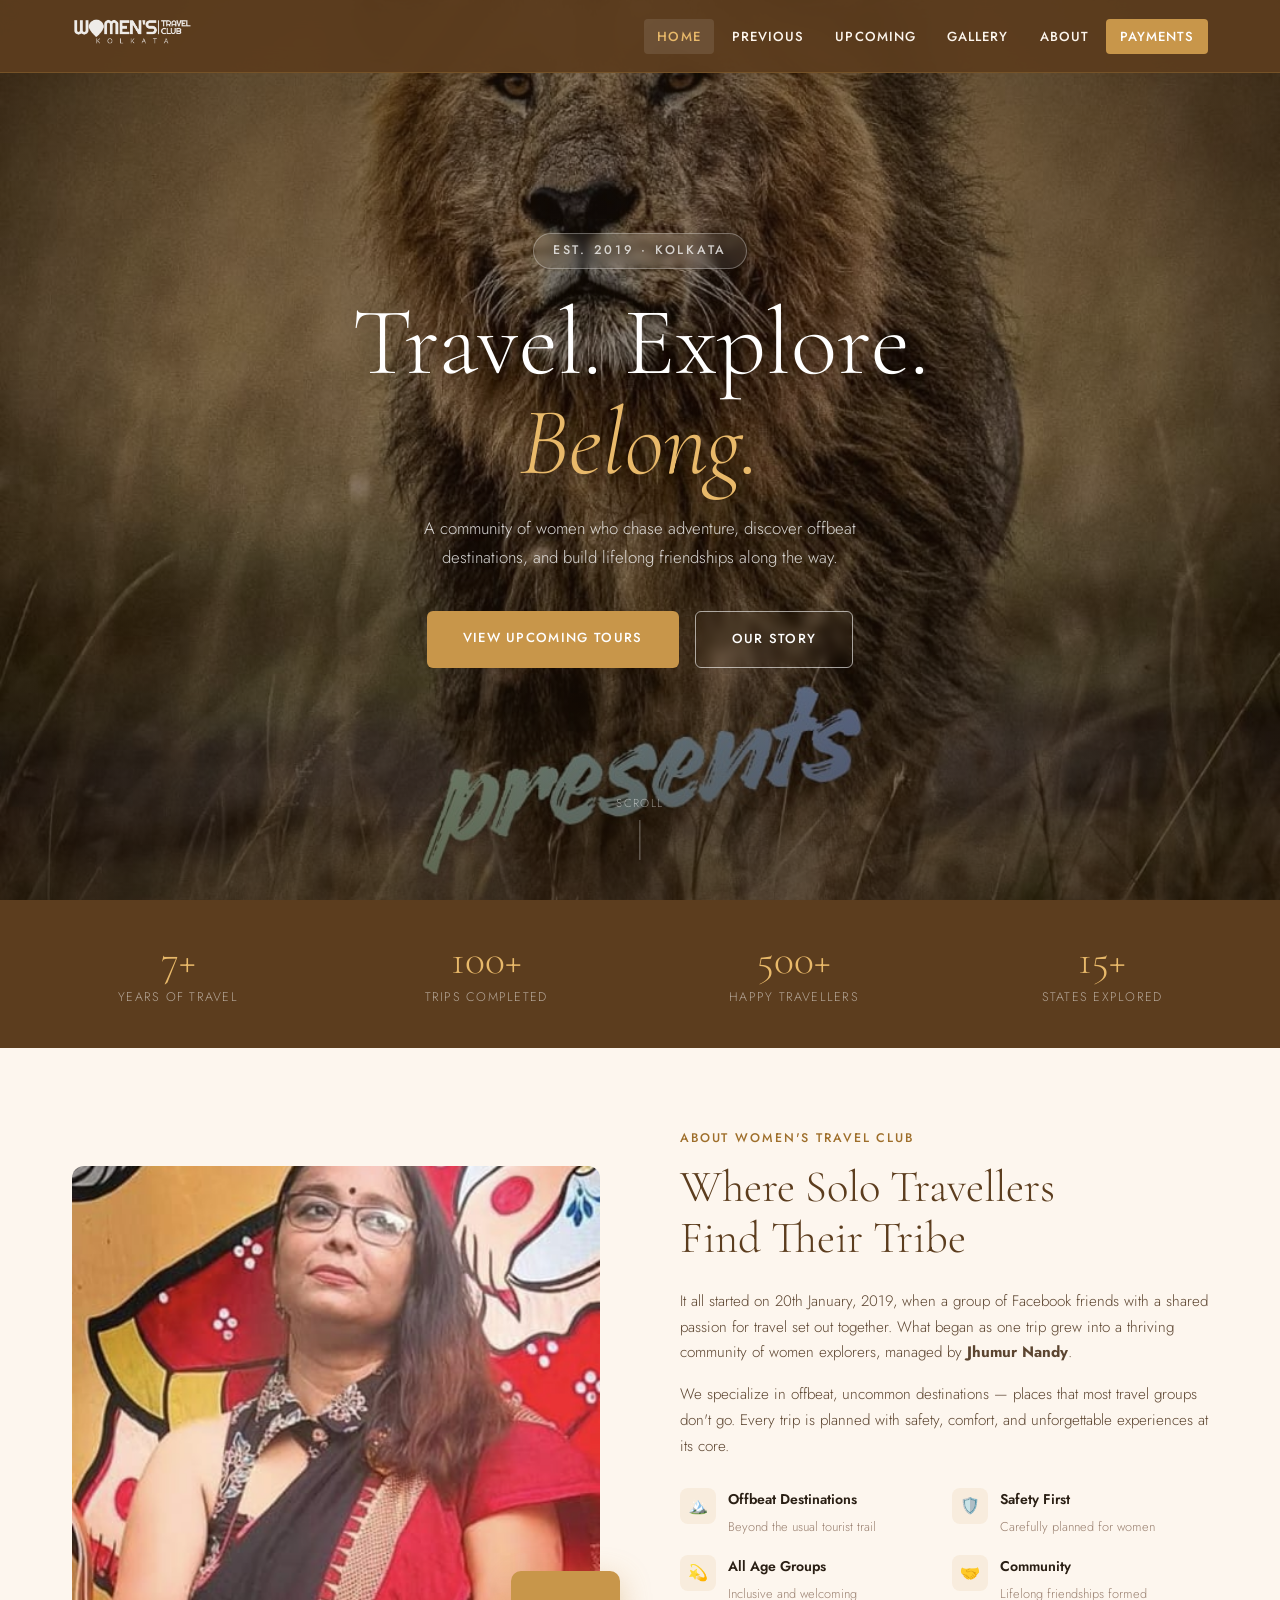
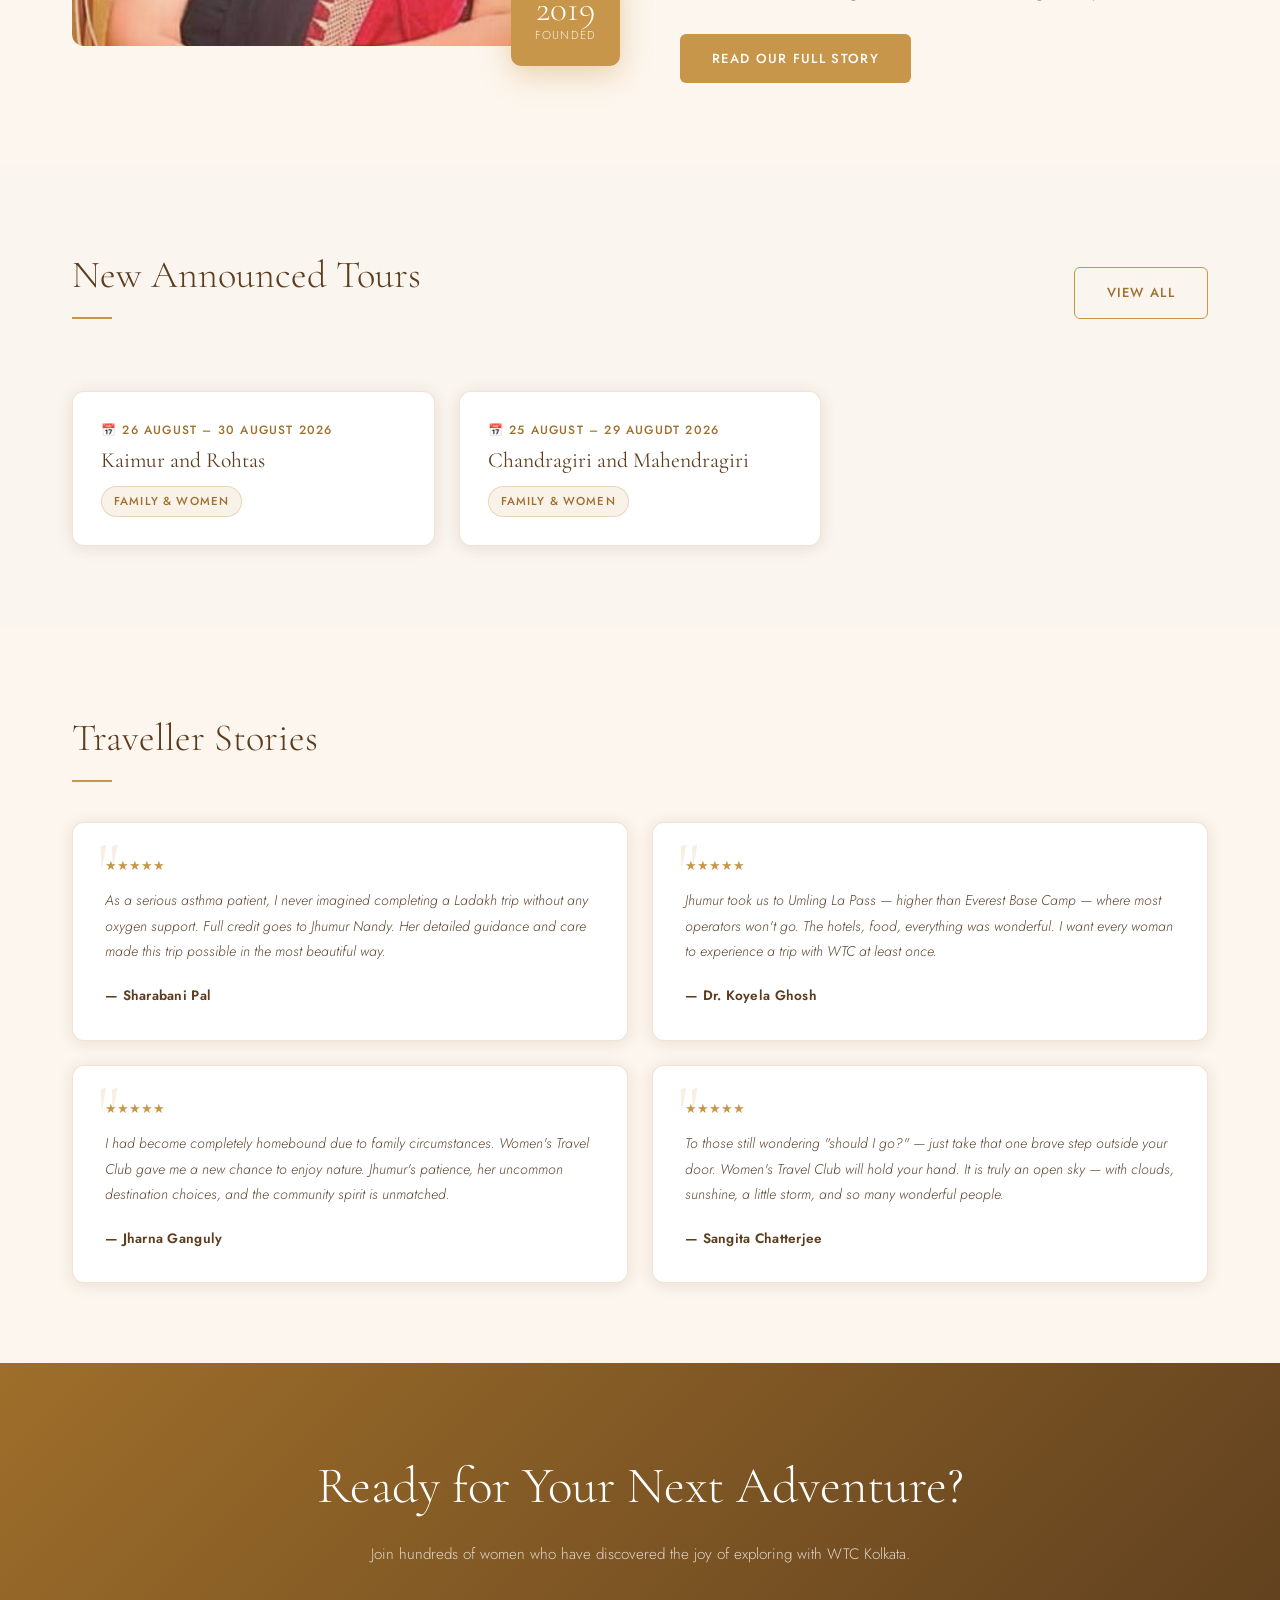
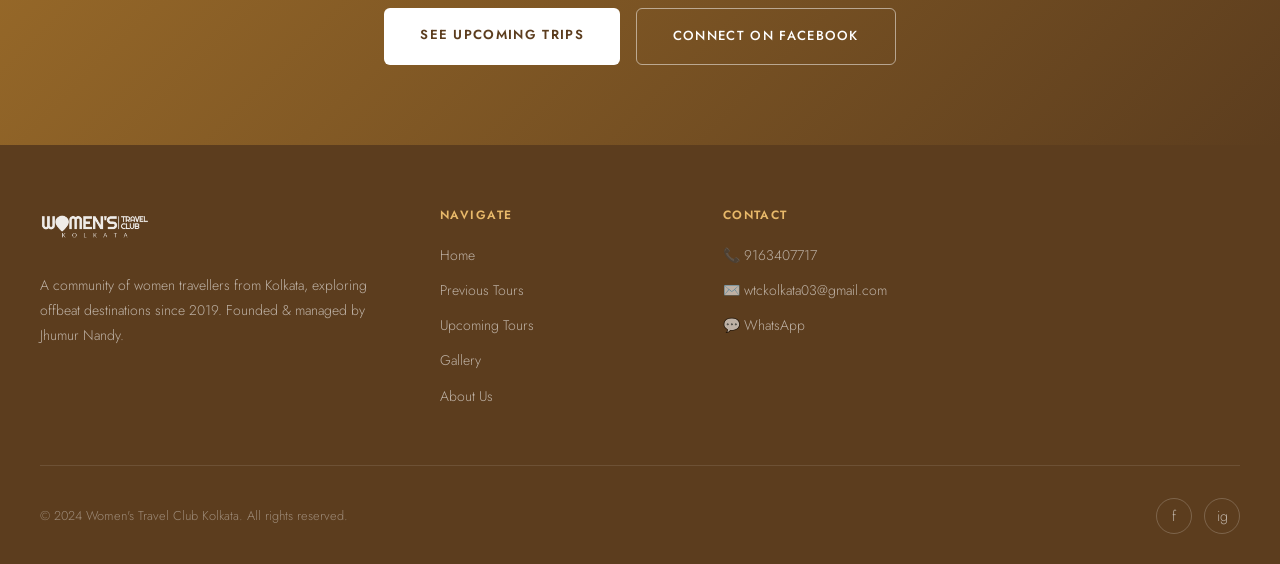
<file: index.html>
<!DOCTYPE html>
<html lang="en">

<head>
  <meta charset="UTF-8" />
  <meta name="viewport" content="width=device-width, initial-scale=1.0" />
  <title>Women's Travel Club Kolkata</title>
  <link rel="stylesheet" href="style.css" />
  <style>
    /* HERO */
    .hero {
      position: relative;
      height: 100vh;
      min-height: 600px;
      display: flex;
      align-items: center;
      justify-content: center;
      overflow: hidden;
      text-align: center;
    }

    .hero-bg {
      position: absolute;
      inset: 0;
      background: url('trip.jpg') center/cover no-repeat;
    }

    .hero-bg::after {
      content: '';
      position: absolute;
      inset: 0;
      background: linear-gradient(to bottom,
          rgba(30, 18, 6, 0.55) 0%,
          rgba(30, 18, 6, 0.35) 50%,
          rgba(30, 18, 6, 0.65) 100%);
    }

    .hero-content {
      position: relative;
      z-index: 2;
      max-width: 780px;
      padding: 2rem;
    }

    .hero-eyebrow {
      display: inline-block;
      font-size: 0.78rem;
      font-weight: 500;
      letter-spacing: 0.22em;
      text-transform: uppercase;
      color: rgba(255, 255, 255, 0.75);
      border: 1px solid rgba(255, 255, 255, 0.3);
      padding: 0.4rem 1.2rem;
      border-radius: 20px;
      margin-bottom: 1.5rem;
      backdrop-filter: blur(4px);
      background: rgba(255, 255, 255, 0.08);
    }

    .hero h1 {
      font-family: 'Cormorant Garamond', serif;
      font-size: clamp(3rem, 8vw, 6rem);
      font-weight: 300;
      color: white;
      line-height: 1.05;
      margin-bottom: 1.25rem;
      text-shadow: 0 2px 20px rgba(0, 0, 0, 0.3);
    }

    .hero h1 em {
      font-style: italic;
      color: #e8b96a;
    }

    .hero p {
      font-size: 1.05rem;
      color: rgba(255, 255, 255, 0.82);
      max-width: 520px;
      margin: 0 auto 2.5rem;
      font-weight: 300;
    }

    .hero-actions {
      display: flex;
      gap: 1rem;
      justify-content: center;
      flex-wrap: wrap;
    }

    .btn-hero-primary {
      background: var(--gold);
      color: white;
      padding: 1rem 2.25rem;
      border-radius: 6px;
      text-decoration: none;
      font-size: 0.82rem;
      font-weight: 500;
      letter-spacing: 0.1em;
      text-transform: uppercase;
      transition: 0.3s;
    }

    .btn-hero-primary:hover {
      background: var(--gold-dark);
      transform: translateY(-2px);
    }

    .btn-hero-outline {
      border: 1.5px solid rgba(255, 255, 255, 0.6);
      color: white;
      padding: 1rem 2.25rem;
      border-radius: 6px;
      text-decoration: none;
      font-size: 0.82rem;
      font-weight: 500;
      letter-spacing: 0.1em;
      text-transform: uppercase;
      transition: 0.3s;
      backdrop-filter: blur(4px);
    }

    .btn-hero-outline:hover {
      border-color: white;
      background: rgba(255, 255, 255, 0.1);
    }

    .hero-scroll {
      position: absolute;
      bottom: 2.5rem;
      left: 50%;
      transform: translateX(-50%);
      z-index: 2;
      display: flex;
      flex-direction: column;
      align-items: center;
      gap: 6px;
      color: rgba(255, 255, 255, 0.5);
      font-size: 0.72rem;
      letter-spacing: 0.12em;
      text-transform: uppercase;
      animation: bounce 2s infinite;
    }

    .hero-scroll::after {
      content: '';
      display: block;
      width: 1px;
      height: 40px;
      background: rgba(255, 255, 255, 0.4);
    }

    @keyframes bounce {

      0%,
      100% {
        transform: translateX(-50%) translateY(0)
      }

      50% {
        transform: translateX(-50%) translateY(6px)
      }
    }

    /* STATS BAR */
    .stats-bar {
      background: var(--brown);
      padding: 2.5rem 2rem;
    }

    .stats-inner {
      max-width: 1200px;
      margin: 0 auto;
      display: grid;
      grid-template-columns: repeat(4, 1fr);
      gap: 2rem;
      text-align: center;
    }

    .stat-num {
      font-family: 'Cormorant Garamond', serif;
      font-size: 2.6rem;
      font-weight: 300;
      color: var(--gold-light);
      line-height: 1;
    }

    .stat-label {
      font-size: 0.78rem;
      letter-spacing: 0.1em;
      text-transform: uppercase;
      color: rgba(255, 255, 255, 0.55);
      margin-top: 0.35rem;
    }

    /* INTRO */
    .intro-grid {
      display: grid;
      grid-template-columns: 1fr 1fr;
      gap: 5rem;
      align-items: center;
    }

    .intro-img {
      position: relative;
    }

    .intro-img img {
      width: 100%;
      height: 480px;
      object-fit: cover;
      border-radius: 12px;
      display: block;
    }

    .intro-img-badge {
      position: absolute;
      bottom: -20px;
      right: -20px;
      background: var(--gold);
      color: white;
      padding: 1.25rem 1.5rem;
      border-radius: 10px;
      text-align: center;
      box-shadow: 0 8px 30px rgba(200, 150, 74, 0.4);
    }

    .intro-img-badge .big {
      font-family: 'Cormorant Garamond', serif;
      font-size: 2.2rem;
      font-weight: 300;
      line-height: 1;
    }

    .intro-img-badge .small {
      font-size: 0.72rem;
      letter-spacing: 0.1em;
      text-transform: uppercase;
      opacity: 0.85;
    }

    .intro-text .eyebrow {
      font-size: 0.78rem;
      font-weight: 500;
      letter-spacing: 0.15em;
      text-transform: uppercase;
      color: var(--gold-dark);
      margin-bottom: 0.75rem;
    }

    .intro-text h2 {
      font-family: 'Cormorant Garamond', serif;
      font-size: clamp(2rem, 3.5vw, 3rem);
      font-weight: 300;
      color: var(--brown);
      line-height: 1.15;
      margin-bottom: 1.5rem;
    }

    .intro-text p {
      color: var(--text-mid);
      margin-bottom: 1rem;
      font-size: 0.95rem;
    }

    .intro-features {
      display: grid;
      grid-template-columns: 1fr 1fr;
      gap: 1rem;
      margin: 1.75rem 0;
    }

    .feature-item {
      display: flex;
      align-items: flex-start;
      gap: 0.75rem;
    }

    .feature-icon {
      width: 36px;
      height: 36px;
      min-width: 36px;
      border-radius: 8px;
      background: rgba(200, 150, 74, 0.1);
      display: flex;
      align-items: center;
      justify-content: center;
      font-size: 1rem;
    }

    .feature-text strong {
      display: block;
      font-size: 0.88rem;
      font-weight: 600;
      color: var(--text-dark);
    }

    .feature-text span {
      font-size: 0.8rem;
      color: var(--text-light);
    }

    /* UPCOMING TOURS PREVIEW */
    .upcoming-bg {
      background: var(--warm-white);
      padding: 80px 0;
    }

    .tours-grid {
      display: grid;
      grid-template-columns: repeat(3, 1fr);
      gap: 1.5rem;
      margin-top: 2.5rem;
    }

    .tour-card {
      background: white;
      border: 1px solid var(--border);
      border-radius: 12px;
      padding: 1.75rem;
      transition: 0.3s;
      box-shadow: 0 2px 16px var(--shadow);
    }

    .tour-card:hover {
      transform: translateY(-4px);
      box-shadow: 0 12px 40px var(--shadow);
    }

    .tour-date {
      font-size: 0.75rem;
      font-weight: 500;
      letter-spacing: 0.1em;
      text-transform: uppercase;
      color: var(--gold-dark);
      margin-bottom: 0.5rem;
      display: flex;
      align-items: center;
      gap: 0.4rem;
    }

    .tour-name {
      font-family: 'Cormorant Garamond', serif;
      font-size: 1.35rem;
      font-weight: 400;
      color: var(--brown);
      margin-bottom: 0.75rem;
      line-height: 1.2;
    }

    .tour-type {
      font-size: 0.75rem;
      color: var(--text-light);
    }

    /* REVIEWS */
    .reviews-grid {
      display: grid;
      grid-template-columns: repeat(2, 1fr);
      gap: 1.5rem;
      margin-top: 2.5rem;
    }

    .review-card {
      background: white;
      border: 1px solid var(--border);
      border-radius: 12px;
      padding: 2rem;
      position: relative;
      box-shadow: 0 2px 16px var(--shadow);
    }

    .review-card::before {
      content: '"';
      font-family: 'Cormorant Garamond', serif;
      font-size: 5rem;
      color: rgba(200, 150, 74, 0.15);
      position: absolute;
      top: 0.5rem;
      left: 1.5rem;
      line-height: 1;
    }

    .review-text {
      font-size: 0.88rem;
      color: var(--text-mid);
      line-height: 1.8;
      margin-bottom: 1.25rem;
      font-style: italic;
    }

    .review-author {
      font-weight: 600;
      font-size: 0.85rem;
      color: var(--brown);
      letter-spacing: 0.02em;
    }

    .review-stars {
      color: var(--gold);
      font-size: 0.8rem;
      margin-bottom: 0.75rem;
    }

    /* CTA STRIP */
    .cta-strip {
      background: linear-gradient(135deg, var(--gold-dark), var(--brown));
      padding: 80px 2rem;
      text-align: center;
    }

    .cta-strip h2 {
      font-family: 'Cormorant Garamond', serif;
      font-size: clamp(2rem, 4vw, 3.2rem);
      font-weight: 300;
      color: white;
      margin-bottom: 0.75rem;
    }

    .cta-strip p {
      color: rgba(255, 255, 255, 0.75);
      margin-bottom: 2.5rem;
      font-size: 0.95rem;
    }

    .cta-actions {
      display: flex;
      gap: 1rem;
      justify-content: center;
      flex-wrap: wrap;
    }

    .btn-cta-white {
      background: white;
      color: var(--brown);
      padding: 1rem 2.25rem;
      border-radius: 6px;
      text-decoration: none;
      font-size: 0.82rem;
      font-weight: 600;
      letter-spacing: 0.1em;
      text-transform: uppercase;
      transition: 0.3s;
    }

    .btn-cta-white:hover {
      background: var(--cream);
      transform: translateY(-2px);
    }

    .btn-cta-outline {
      border: 1.5px solid rgba(255, 255, 255, 0.5);
      color: white;
      padding: 1rem 2.25rem;
      border-radius: 6px;
      text-decoration: none;
      font-size: 0.82rem;
      font-weight: 500;
      letter-spacing: 0.1em;
      text-transform: uppercase;
      transition: 0.3s;
    }

    .btn-cta-outline:hover {
      border-color: white;
      background: rgba(255, 255, 255, 0.1);
    }

    /* FADE IN */
    .fade-in {
      opacity: 0;
      transform: translateY(24px);
      transition: opacity 0.7s ease, transform 0.7s ease;
    }

    .fade-in.visible {
      opacity: 1;
      transform: none;
    }

    @media (max-width: 900px) {
      .intro-grid {
        grid-template-columns: 1fr;
        gap: 3rem;
      }

      .intro-img-badge {
        right: 0;
      }

      .tours-grid {
        grid-template-columns: 1fr 1fr;
      }

      .reviews-grid {
        grid-template-columns: 1fr;
      }

      .stats-inner {
        grid-template-columns: repeat(2, 1fr);
      }
    }

    @media (max-width: 600px) {
      .tours-grid {
        grid-template-columns: 1fr;
      }

      .stats-inner {
        grid-template-columns: repeat(2, 1fr);
      }

      .intro-features {
        grid-template-columns: 1fr;
      }
    }
  </style>
</head>

<body>

  <!-- NAV -->
  <nav>
    <div class="nav-inner">
      <a class="nav-logo" href="index.html">
        <img src="logo.png" alt="Women's Travel Club Kolkata" />
      </a>
      <ul class="nav-links">
        <li><a href="index.html">Home</a></li>
        <li><a href="previous_tours.html">Previous</a></li>
        <li><a href="upcoming_tours.html">Upcoming</a></li>
        <li><a href="gallery.html">Gallery</a></li>
        <li><a href="about.html">About</a></li>
        <li><a href="payments.html" class="nav-cta">PAYMENTS</a></li>
      </ul>
      <div class="hamburger" aria-label="Menu">
        <span></span><span></span><span></span>
      </div>
    </div>
  </nav>

  <!-- HERO -->
  <section class="hero">
    <div class="hero-bg"></div>
    <div class="hero-content">
      <span class="hero-eyebrow">Est. 2019 · Kolkata</span>
      <h1>Travel. Explore.<br><em>Belong.</em></h1>
      <p>A community of women who chase adventure, discover offbeat destinations, and build lifelong friendships along
        the way.</p>
      <div class="hero-actions">
        <a href="upcoming_tours.html" class="btn-hero-primary">View Upcoming Tours</a>
        <a href="about.html" class="btn-hero-outline">Our Story</a>
      </div>
    </div>
    <div class="hero-scroll">Scroll</div>
  </section>

  <!-- STATS BAR -->
  <div class="stats-bar">
    <div class="stats-inner">
      <div>
        <div class="stat-num">7+</div>
        <div class="stat-label">Years of Travel</div>
      </div>
      <div>
        <div class="stat-num">100+</div>
        <div class="stat-label">Trips Completed</div>
      </div>
      <div>
        <div class="stat-num">500+</div>
        <div class="stat-label">Happy Travellers</div>
      </div>
      <div>
        <div class="stat-num">15+</div>
        <div class="stat-label">States Explored</div>
      </div>
    </div>
  </div>

  <!-- INTRO -->
  <div class="section fade-in">
    <div class="intro-grid">
      <div class="intro-img">
        <img src="dp.jpg" alt="Women's Travel Club" />
        <div class="intro-img-badge">
          <div class="big">2019</div>
          <div class="small">Founded</div>
        </div>
      </div>
      <div class="intro-text">
        <p class="eyebrow">About Women's Travel Club</p>
        <h2>Where Solo Travellers<br>Find Their Tribe</h2>
        <p>It all started on 20th January, 2019, when a group of Facebook friends with a shared passion for travel set
          out together. What began as one trip grew into a thriving community of women explorers, managed by
          <strong>Jhumur Nandy</strong>.
        </p>
        <p>We specialize in offbeat, uncommon destinations — places that most travel groups don't go. Every trip is
          planned with safety, comfort, and unforgettable experiences at its core.</p>
        <div class="intro-features">
          <div class="feature-item">
            <div class="feature-icon">🏔️</div>
            <div class="feature-text">
              <strong>Offbeat Destinations</strong>
              <span>Beyond the usual tourist trail</span>
            </div>
          </div>
          <div class="feature-item">
            <div class="feature-icon">🛡️</div>
            <div class="feature-text">
              <strong>Safety First</strong>
              <span>Carefully planned for women</span>
            </div>
          </div>
          <div class="feature-item">
            <div class="feature-icon">💫</div>
            <div class="feature-text">
              <strong>All Age Groups</strong>
              <span>Inclusive and welcoming</span>
            </div>
          </div>
          <div class="feature-item">
            <div class="feature-icon">🤝</div>
            <div class="feature-text">
              <strong>Community</strong>
              <span>Lifelong friendships formed</span>
            </div>
          </div>
        </div>
        <a href="about.html" class="btn btn-primary">Read Our Full Story</a>
      </div>
    </div>
  </div>

  <!-- UPCOMING TOURS PREVIEW -->
  <div class="upcoming-bg">
    <div class="section" style="padding-top:0;padding-bottom:0;">
      <div style="display:flex;justify-content:space-between;align-items:flex-end;flex-wrap:wrap;gap:1rem;">
        <div>
          <h2 class="section-title">New Announced Tours</h2>
          <span class="rule"></span>
        </div>
        <a href="upcoming_tours.html" class="btn btn-outline" style="margin-bottom:2rem;">View All</a>
      </div>
      <div class="tours-grid">
        <div class="tour-card fade-in">
          <div class="tour-date">📅 26 August – 30 August 2026</div>
          <div class="tour-name">Kaimur and Rohtas</div>
          <span class="badge">Family &amp; Women</span>
        </div>
        <div class="tour-card fade-in">
          <div class="tour-date">📅 25 August – 29 Augudt 2026</div>
          <div class="tour-name">Chandragiri and Mahendragiri</div>
          <span class="badge">Family &amp; Women</span>
        </div>
      </div>
    </div>
  </div>

  <!-- REVIEWS -->
  <div class="section fade-in">
    <h2 class="section-title">Traveller Stories</h2>
    <span class="rule"></span>
    <div class="reviews-grid">
      <div class="review-card">
        <div class="review-stars">★★★★★</div>
        <p class="review-text">As a serious asthma patient, I never imagined completing a Ladakh trip without any oxygen
          support. Full credit goes to Jhumur Nandy. Her detailed guidance and care made this trip possible in the most
          beautiful way.</p>
        <div class="review-author">— Sharabani Pal</div>
      </div>
      <div class="review-card">
        <div class="review-stars">★★★★★</div>
        <p class="review-text">Jhumur took us to Umling La Pass — higher than Everest Base Camp — where most operators
          won't go. The hotels, food, everything was wonderful. I want every woman to experience a trip with WTC at
          least once.</p>
        <div class="review-author">— Dr. Koyela Ghosh</div>
      </div>
      <div class="review-card">
        <div class="review-stars">★★★★★</div>
        <p class="review-text">I had become completely homebound due to family circumstances. Women's Travel Club gave
          me a new chance to enjoy nature. Jhumur's patience, her uncommon destination choices, and the community spirit
          is unmatched.</p>
        <div class="review-author">— Jharna Ganguly</div>
      </div>
      <div class="review-card">
        <div class="review-stars">★★★★★</div>
        <p class="review-text">To those still wondering "should I go?" — just take that one brave step outside your
          door. Women's Travel Club will hold your hand. It is truly an open sky — with clouds, sunshine, a little
          storm, and so many wonderful people.</p>
        <div class="review-author">— Sangita Chatterjee</div>
      </div>
    </div>
  </div>

  <!-- CTA STRIP -->
  <div class="cta-strip">
    <h2>Ready for Your Next Adventure?</h2>
    <p>Join hundreds of women who have discovered the joy of exploring with WTC Kolkata.</p>
    <div class="cta-actions">
      <a href="upcoming_tours.html" class="btn-cta-white">See Upcoming Trips</a>
      <a href="https://www.facebook.com/share/g/1AzvtFg9pc" target="_blank" class="btn-cta-outline">Connect on
        Facebook</a>
    </div>
  </div>

  <!-- FOOTER -->
  <footer>
    <div class="footer-inner">
      <div class="footer-grid">
        <div class="footer-logo">
          <img src="logo.png" alt="WTC Kolkata" />
          <p>A community of women travellers from Kolkata, exploring offbeat destinations since 2019. Founded &amp;
            managed by Jhumur Nandy.</p>
        </div>
        <div class="footer-col">
          <h4>Navigate</h4>
          <ul>
            <li><a href="index.html">Home</a></li>
            <li><a href="previous_tours.html">Previous Tours</a></li>
            <li><a href="upcoming_tours.html">Upcoming Tours</a></li>
            <li><a href="gallery.html">Gallery</a></li>

            <li><a href="about.html">About Us</a></li>
          </ul>
        </div>

        <div class="footer-col">
          <h4>Contact</h4>
          <ul>
            <li><a href="tel:9163407717">📞 9163407717</a></li>
            <li><a href="mailto:wtckolkata03@gmail.com">✉️ wtckolkata03@gmail.com</a></li>
            <li><a href="https://wa.me/919163407717" target="_blank">💬 WhatsApp</a></li>
          </ul>
        </div>
      </div>
      <div class="footer-bottom">
        <span>© 2024 Women's Travel Club Kolkata. All rights reserved.</span>
        <div class="footer-social">
          <a class="social-link" href="https://www.facebook.com/share/g/15WhLAve8J" target="_blank"
            title="Facebook">f</a>
          <a class="social-link" href="https://www.instagram.com" target="_blank" title="Instagram">ig</a>
        </div>
      </div>
    </div>
  </footer>

  <script src="main.js"></script>
</body>

</html>
</file>
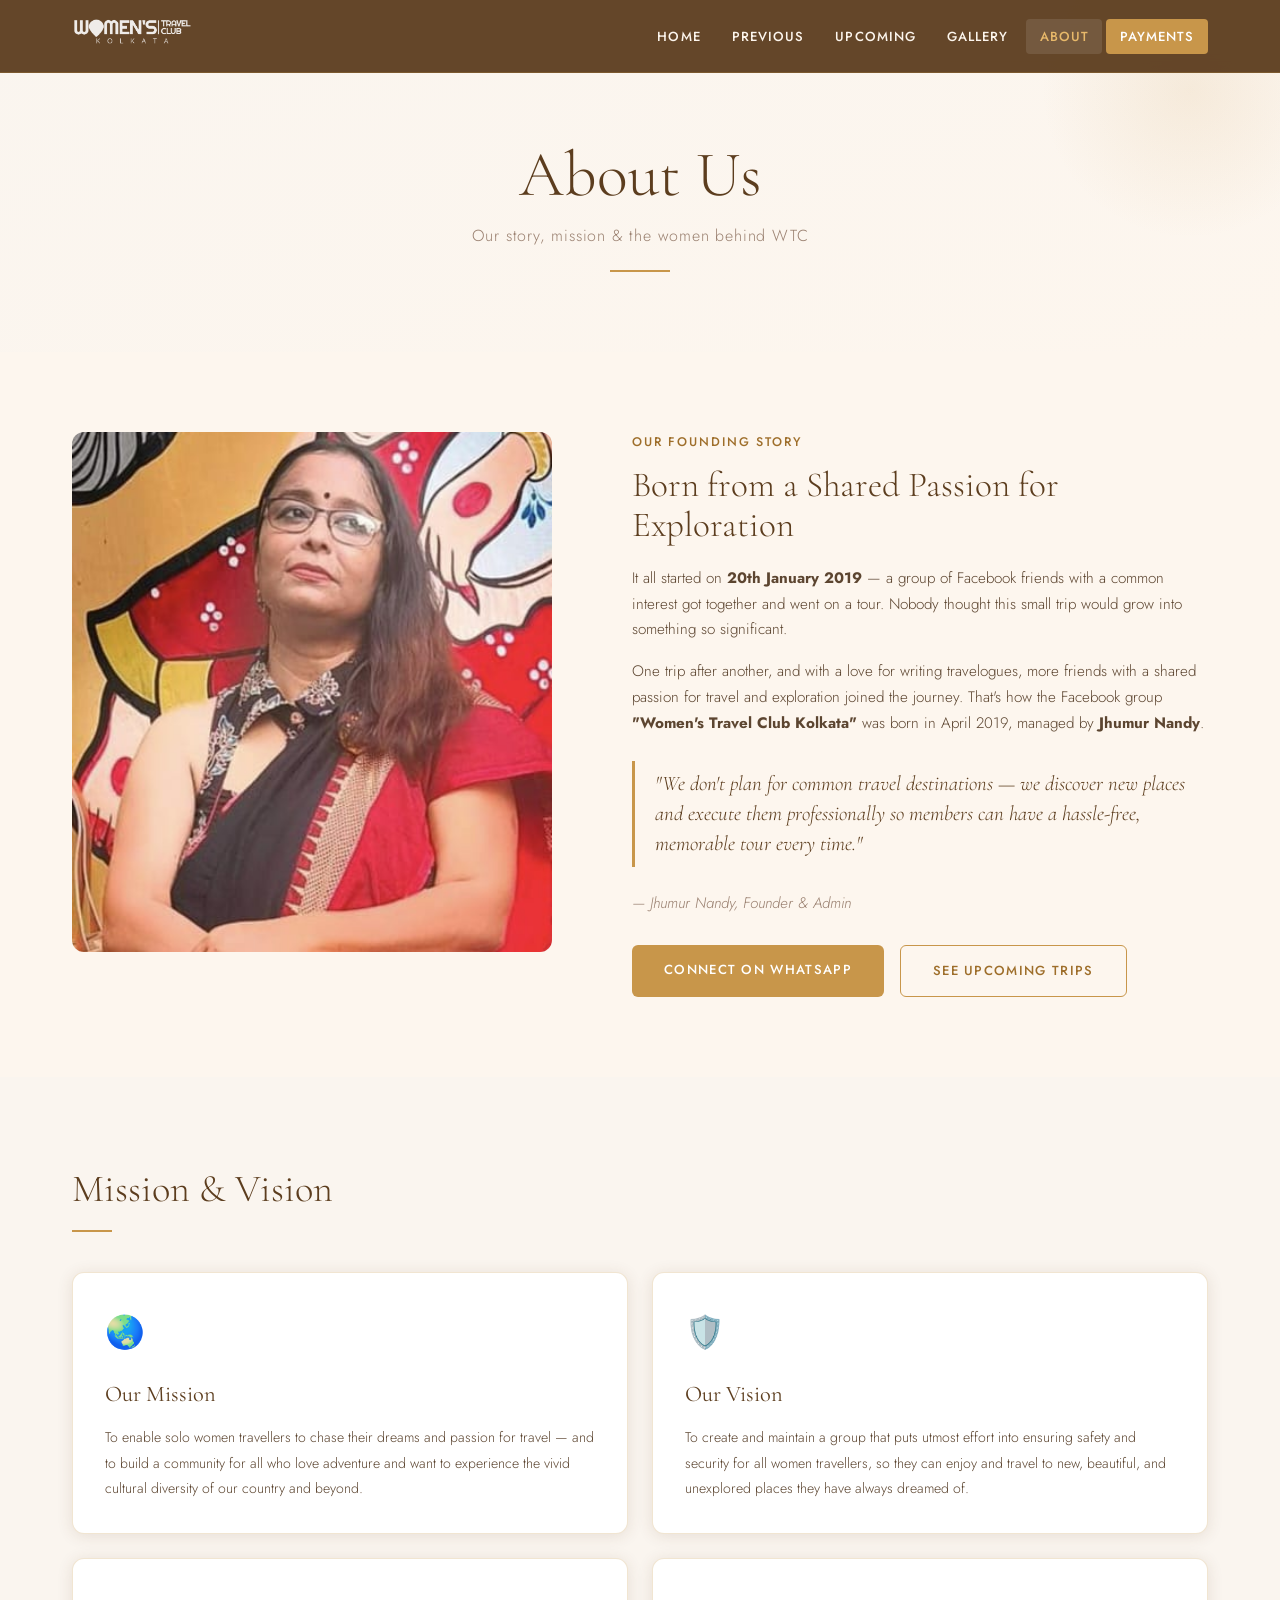
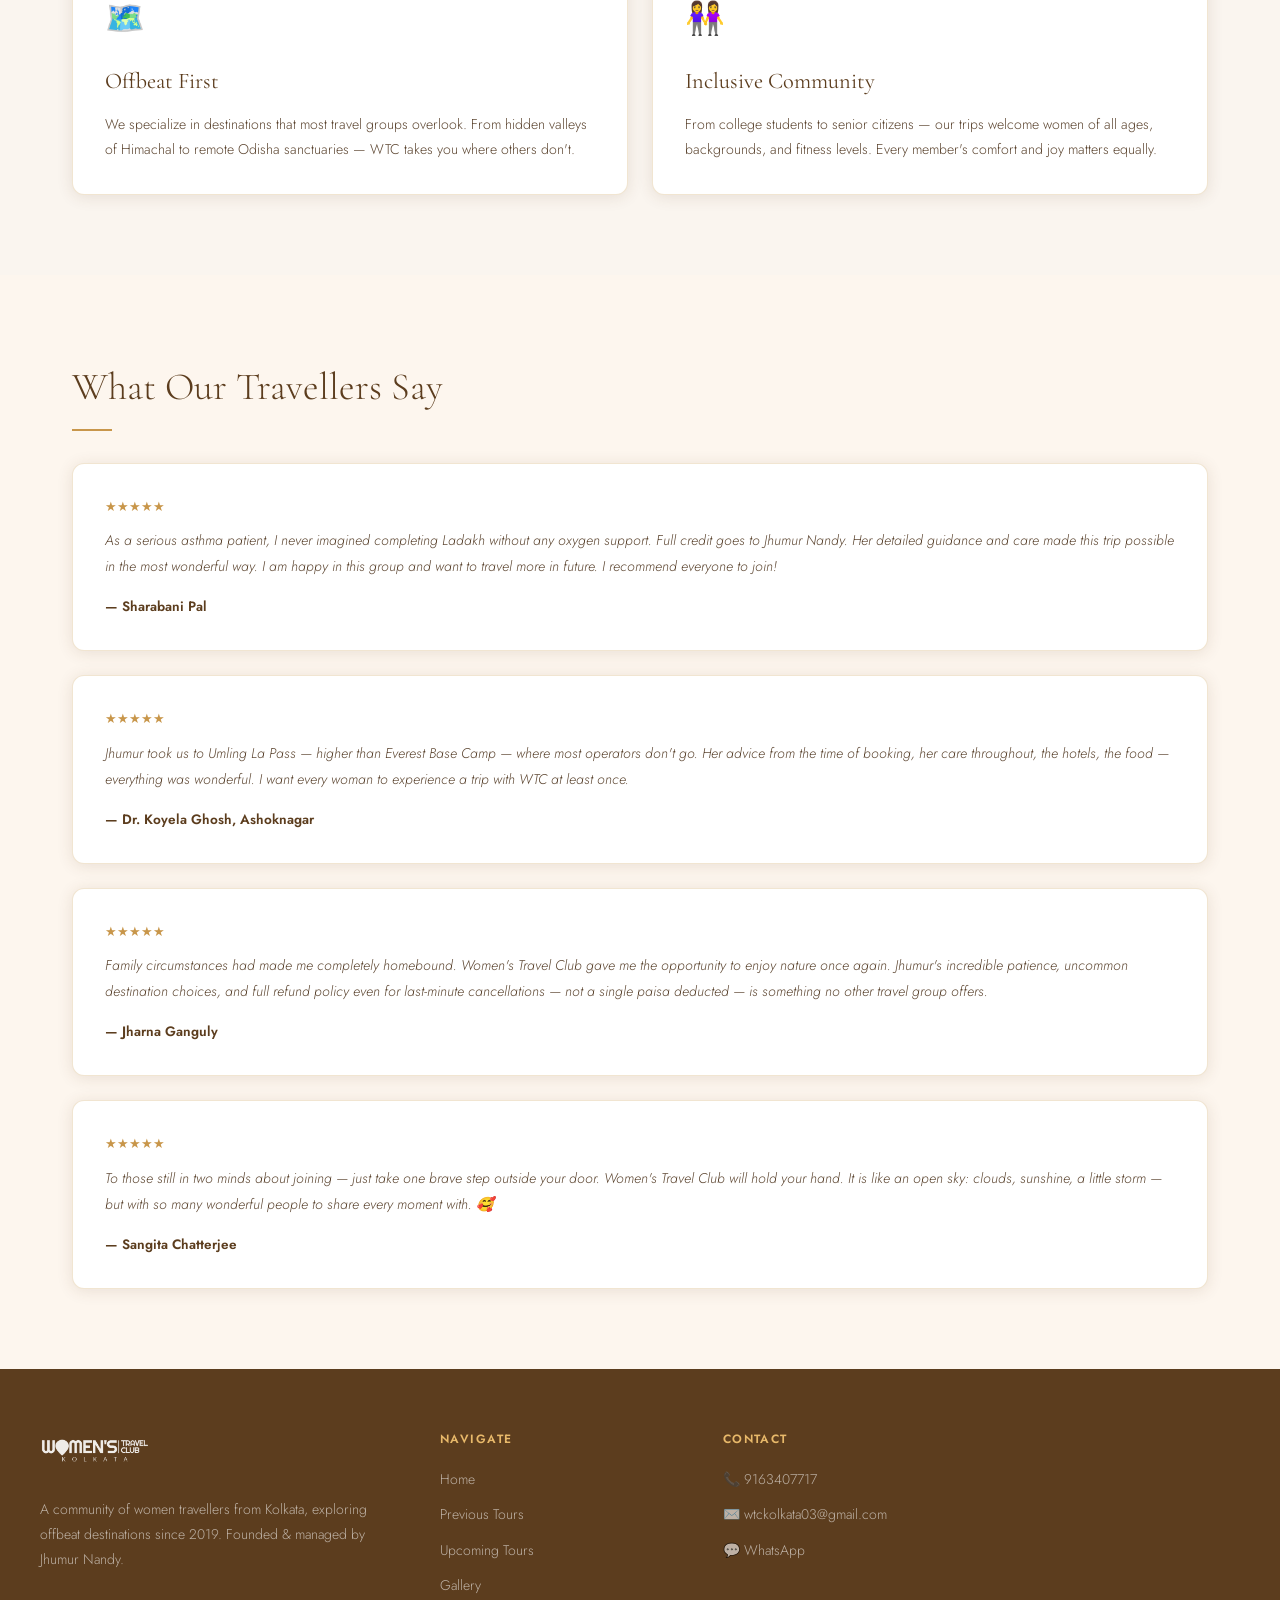
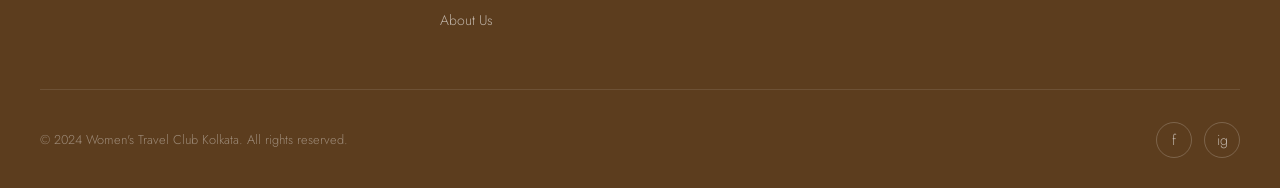
<file: about.html>
<!DOCTYPE html>
<html lang="en">
<head>
  <meta charset="UTF-8" />
  <meta name="viewport" content="width=device-width, initial-scale=1.0" />
  <title>About – Women's Travel Club Kolkata</title>
  <link rel="stylesheet" href="style.css" />
  <style>
    .about-grid { display: grid; grid-template-columns: 1fr 1.2fr; gap: 5rem; align-items: start; }
    .about-photo img { width: 100%; border-radius: 12px; object-fit: cover; height: 520px; }
    .about-text p { color: var(--text-mid); margin-bottom: 1rem; font-size: 0.95rem; }
    .about-text h2 { font-family: 'Cormorant Garamond', serif; font-size: 2.2rem; font-weight: 300; color: var(--brown); margin-bottom: 1.25rem; line-height: 1.15; }
    .about-text blockquote {
      border-left: 3px solid var(--gold);
      padding: 0.5rem 0 0.5rem 1.25rem;
      margin: 1.5rem 0;
      font-family: 'Cormorant Garamond', serif;
      font-size: 1.3rem;
      font-style: italic;
      color: var(--brown);
      line-height: 1.45;
    }
    .mission-grid { display: grid; grid-template-columns: 1fr 1fr; gap: 1.5rem; margin-top: 2.5rem; }
    .mission-card { background: white; border: 1px solid var(--border); border-radius: 12px; padding: 2rem; box-shadow: 0 2px 16px var(--shadow); }
    .mission-icon { font-size: 2rem; margin-bottom: 1rem; }
    .mission-card h3 { font-family: 'Cormorant Garamond', serif; font-size: 1.4rem; font-weight: 400; color: var(--brown); margin-bottom: 0.75rem; }
    .mission-card p { font-size: 0.88rem; color: var(--text-mid); line-height: 1.8; }
    .reviews-stack { display: flex; flex-direction: column; gap: 1.5rem; }
    .review-card { background: white; border: 1px solid var(--border); border-radius: 12px; padding: 2rem; position: relative; box-shadow: 0 2px 16px var(--shadow); }
    .review-quote { font-size: 0.88rem; color: var(--text-mid); line-height: 1.85; margin-bottom: 1rem; font-style: italic; }
    .review-name { font-weight: 600; font-size: 0.85rem; color: var(--brown); }
    .stars { color: var(--gold); font-size: 0.8rem; margin-bottom: 0.6rem; }
    .fade-in { opacity: 0; transform: translateY(24px); transition: opacity 0.7s, transform 0.7s; }
    .fade-in.visible { opacity: 1; transform: none; }
    @media (max-width: 900px) {
      .about-grid { grid-template-columns: 1fr; gap: 2.5rem; }
      .mission-grid { grid-template-columns: 1fr; }
      .about-photo img { height: 320px; }
    }
  </style>
</head>
<body>
<nav>
  <div class="nav-inner">
    <a class="nav-logo" href="index.html"><img src="logo.png" alt="Women's Travel Club Kolkata" /></a>
    <ul class="nav-links">
      <li><a href="index.html">Home</a></li>
      <li><a href="previous_tours.html">Previous</a></li>
      <li><a href="upcoming_tours.html">Upcoming</a></li>
      <li><a href="gallery.html">Gallery</a></li>
      <li><a href="about.html">About</a></li>

      <li><a href="payments.html" class="nav-cta">PAYMENTS</a></li>
    </ul>
    <div class="hamburger"><span></span><span></span><span></span></div>
  </div>
</nav>

<div class="page-header">
  <h1>About Us</h1>
  <p class="subtitle">Our story, mission &amp; the women behind WTC</p>
  <span class="header-rule"></span>
</div>

<!-- STORY SECTION -->
<div class="section fade-in">
  <div class="about-grid">
    <div class="about-photo">
      <img src="dp.jpg" alt="Jhumur Nandy – Founder" />
    </div>
    <div class="about-text">
      <p style="font-size:0.78rem;font-weight:500;letter-spacing:0.15em;text-transform:uppercase;color:var(--gold-dark);margin-bottom:0.75rem;">Our Founding Story</p>
      <h2>Born from a Shared Passion for Exploration</h2>
      <p>It all started on <strong>20th January 2019</strong> — a group of Facebook friends with a common interest got together and went on a tour. Nobody thought this small trip would grow into something so significant.</p>
      <p>One trip after another, and with a love for writing travelogues, more friends with a shared passion for travel and exploration joined the journey. That's how the Facebook group <strong>"Women's Travel Club Kolkata"</strong> was born in April 2019, managed by <strong>Jhumur Nandy</strong>.</p>
      <blockquote>"We don't plan for common travel destinations — we discover new places and execute them professionally so members can have a hassle-free, memorable tour every time."</blockquote>
      <p style="color:var(--text-light);font-style:italic;">— Jhumur Nandy, Founder &amp; Admin</p>
      <div style="margin-top:1.75rem;display:flex;gap:1rem;flex-wrap:wrap;">
        <a href="https://wa.me/919163407717" target="_blank" class="btn btn-primary">Connect on WhatsApp</a>
        <a href="upcoming_tours.html" class="btn btn-outline">See Upcoming Trips</a>
      </div>
    </div>
  </div>
</div>

<!-- MISSION & VISION -->
<div style="background:var(--warm-white);padding:80px 0;">
  <div class="section" style="padding-top:0;padding-bottom:0;">
    <h2 class="section-title">Mission &amp; Vision</h2>
    <span class="rule"></span>
    <div class="mission-grid fade-in">
      <div class="mission-card">
        <div class="mission-icon">🌏</div>
        <h3>Our Mission</h3>
        <p>To enable solo women travellers to chase their dreams and passion for travel — and to build a community for all who love adventure and want to experience the vivid cultural diversity of our country and beyond.</p>
      </div>
      <div class="mission-card">
        <div class="mission-icon">🛡️</div>
        <h3>Our Vision</h3>
        <p>To create and maintain a group that puts utmost effort into ensuring safety and security for all women travellers, so they can enjoy and travel to new, beautiful, and unexplored places they have always dreamed of.</p>
      </div>
      <div class="mission-card">
        <div class="mission-icon">🗺️</div>
        <h3>Offbeat First</h3>
        <p>We specialize in destinations that most travel groups overlook. From hidden valleys of Himachal to remote Odisha sanctuaries — WTC takes you where others don't.</p>
      </div>
      <div class="mission-card">
        <div class="mission-icon">👭</div>
        <h3>Inclusive Community</h3>
        <p>From college students to senior citizens — our trips welcome women of all ages, backgrounds, and fitness levels. Every member's comfort and joy matters equally.</p>
      </div>
    </div>
  </div>
</div>

<!-- REVIEWS -->
<div class="section fade-in">
  <h2 class="section-title">What Our Travellers Say</h2>
  <span class="rule"></span>
  <div class="reviews-stack">
    <div class="review-card">
      <div class="stars">★★★★★</div>
      <p class="review-quote">As a serious asthma patient, I never imagined completing Ladakh without any oxygen support. Full credit goes to Jhumur Nandy. Her detailed guidance and care made this trip possible in the most wonderful way. I am happy in this group and want to travel more in future. I recommend everyone to join!</p>
      <div class="review-name">— Sharabani Pal</div>
    </div>
    <div class="review-card">
      <div class="stars">★★★★★</div>
      <p class="review-quote">Jhumur took us to Umling La Pass — higher than Everest Base Camp — where most operators don't go. Her advice from the time of booking, her care throughout, the hotels, the food — everything was wonderful. I want every woman to experience a trip with WTC at least once.</p>
      <div class="review-name">— Dr. Koyela Ghosh, Ashoknagar</div>
    </div>
    <div class="review-card">
      <div class="stars">★★★★★</div>
      <p class="review-quote">Family circumstances had made me completely homebound. Women's Travel Club gave me the opportunity to enjoy nature once again. Jhumur's incredible patience, uncommon destination choices, and full refund policy even for last-minute cancellations — not a single paisa deducted — is something no other travel group offers.</p>
      <div class="review-name">— Jharna Ganguly</div>
    </div>
    <div class="review-card">
      <div class="stars">★★★★★</div>
      <p class="review-quote">To those still in two minds about joining — just take one brave step outside your door. Women's Travel Club will hold your hand. It is like an open sky: clouds, sunshine, a little storm — but with so many wonderful people to share every moment with. 🥰</p>
      <div class="review-name">— Sangita Chatterjee</div>
    </div>
  </div>
</div>

<footer>
  <div class="footer-inner">
    <div class="footer-grid">
      <div class="footer-logo">
        <img src="logo.png" alt="WTC Kolkata" />
        <p>A community of women travellers from Kolkata, exploring offbeat destinations since 2019. Founded &amp; managed by Jhumur Nandy.</p>
      </div>
      <div class="footer-col">
        <h4>Navigate</h4>
        <ul>
          <li><a href="index.html">Home</a></li>
          <li><a href="previous_tours.html">Previous Tours</a></li>
          <li><a href="upcoming_tours.html">Upcoming Tours</a></li>
          <li><a href="gallery.html">Gallery</a></li>
    
          <li><a href="about.html">About Us</a></li>
        </ul>
      </div>

      <div class="footer-col">
        <h4>Contact</h4>
        <ul>
          <li><a href="tel:9163407717">📞 9163407717</a></li>
          <li><a href="mailto:wtckolkata03@gmail.com">✉️ wtckolkata03@gmail.com</a></li>
          <li><a href="https://wa.me/919163407717" target="_blank">💬 WhatsApp</a></li>
        </ul>
      </div>
    </div>
    <div class="footer-bottom">
      <span>© 2024 Women's Travel Club Kolkata. All rights reserved.</span>
      <div class="footer-social">
        <a class="social-link" href="https://www.facebook.com/share/g/15WhLAve8J" target="_blank" title="Facebook">f</a>
        <a class="social-link" href="#" title="Instagram">ig</a>
      </div>
    </div>
  </div>
</footer>
<script src="main.js"></script>
</body>
</html>
</file>
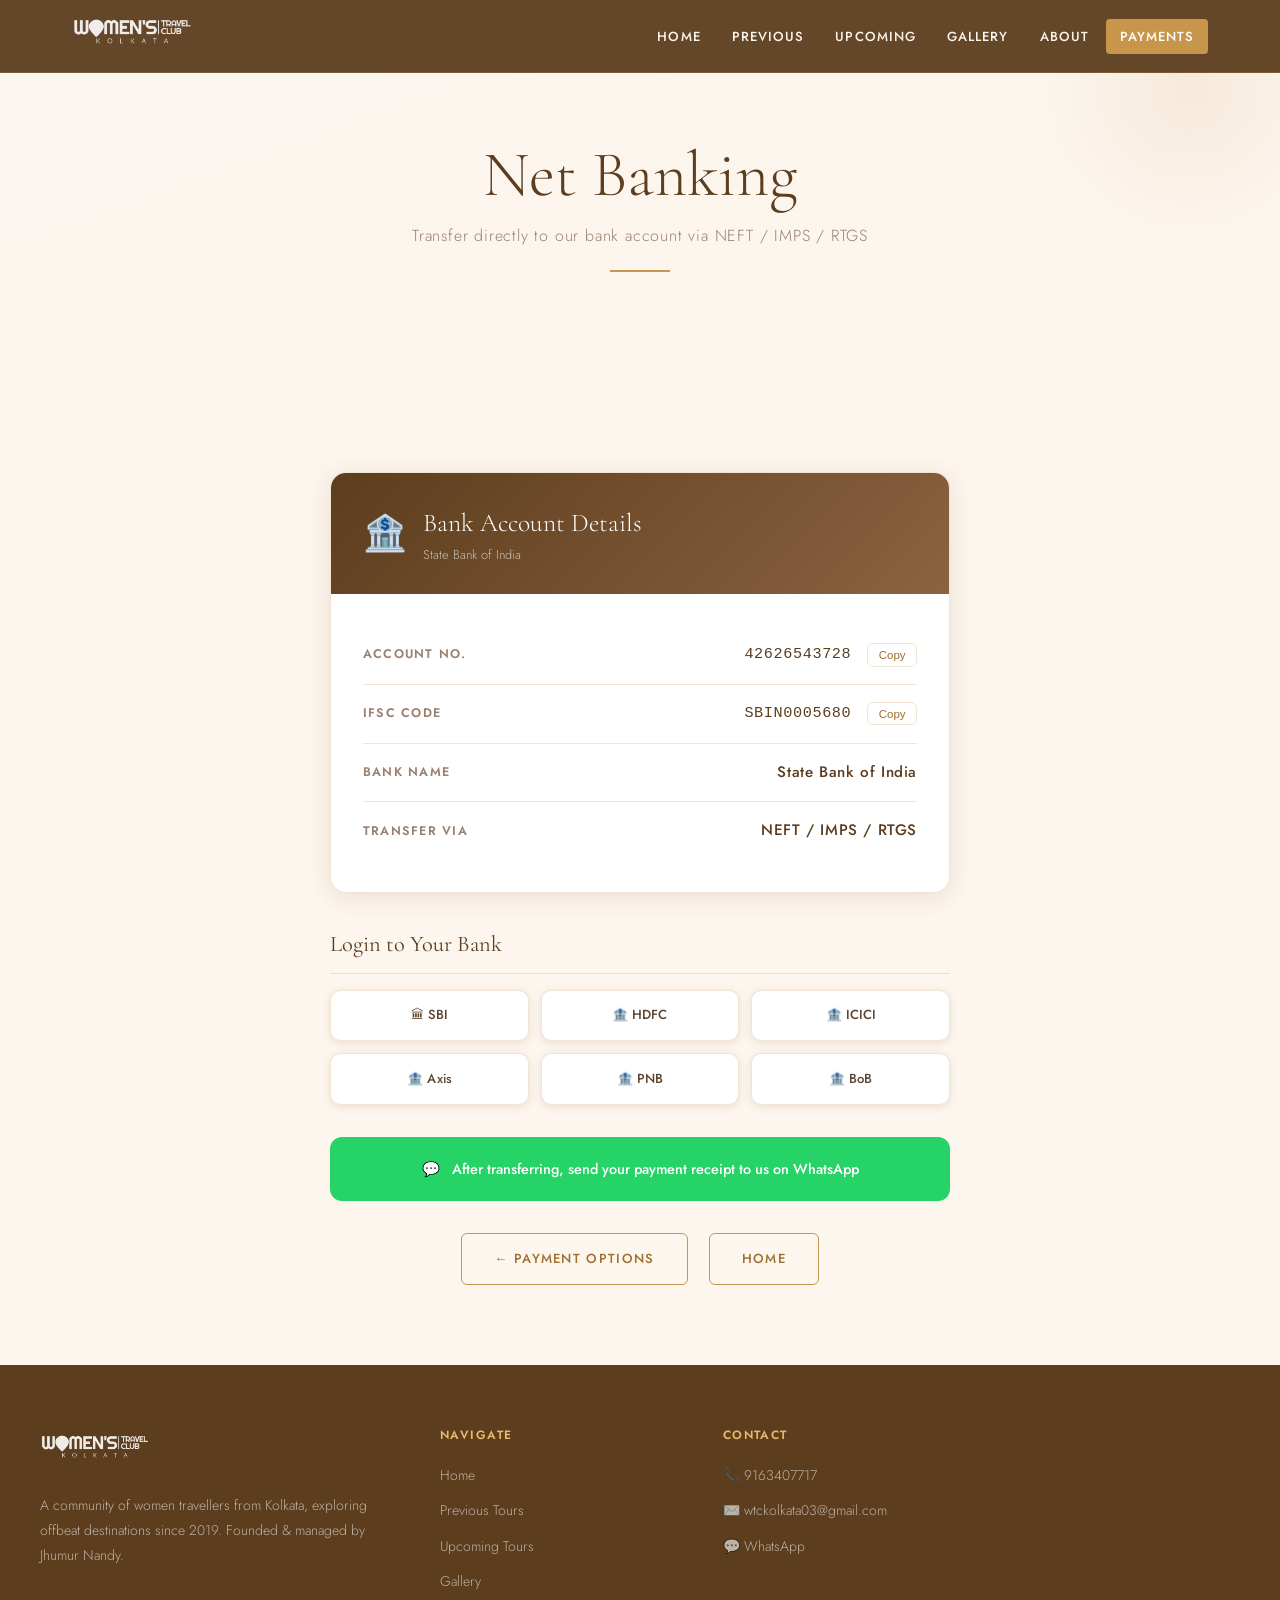
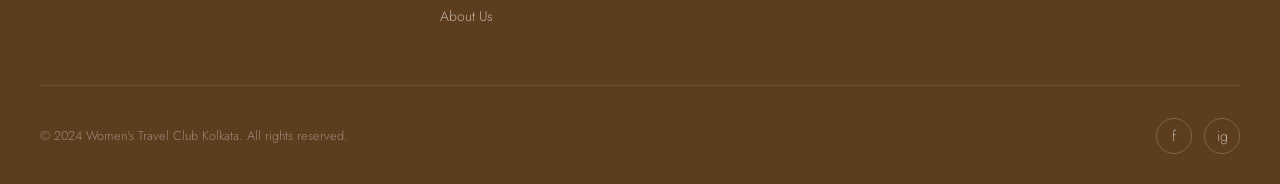
<file: netbanking.html>
<!DOCTYPE html>
<html lang="en">
<head>
  <meta charset="UTF-8" />
  <meta name="viewport" content="width=device-width, initial-scale=1.0" />
  <title>Net Banking – Women's Travel Club Kolkata</title>
  <link rel="stylesheet" href="style.css" />
  <style>
    .bank-details-card {
      max-width: 620px;
      margin: 2.5rem auto 0;
      background: white;
      border: 1px solid var(--border);
      border-radius: 16px;
      overflow: hidden;
      box-shadow: 0 4px 24px var(--shadow);
    }
    .bank-details-header {
      background: linear-gradient(135deg, var(--brown), var(--brown-light));
      padding: 1.75rem 2rem;
      display: flex;
      align-items: center;
      gap: 1rem;
    }
    .bank-details-header .icon { font-size: 2.2rem; }
    .bank-details-header h2 {
      font-family: 'Cormorant Garamond', serif;
      font-size: 1.6rem;
      font-weight: 300;
      color: white;
      margin: 0;
    }
    .bank-details-header p { font-size: 0.8rem; color: rgba(255,255,255,0.65); margin: 0; }
    .bank-details-body { padding: 2rem; }
    .detail-row {
      display: flex;
      justify-content: space-between;
      align-items: center;
      padding: 1rem 0;
      border-bottom: 1px solid var(--border);
      gap: 1rem;
    }
    .detail-row:last-child { border-bottom: none; }
    .detail-label {
      font-size: 0.78rem;
      font-weight: 600;
      letter-spacing: 0.1em;
      text-transform: uppercase;
      color: var(--text-light);
      min-width: 140px;
    }
    .detail-value {
      font-size: 0.95rem;
      font-weight: 500;
      color: var(--brown);
      font-family: monospace;
      letter-spacing: 0.04em;
      flex: 1;
      text-align: right;
    }
    .copy-btn {
      background: none;
      border: 1px solid var(--border);
      border-radius: 6px;
      padding: 0.3rem 0.65rem;
      font-size: 0.72rem;
      font-weight: 500;
      color: var(--gold-dark);
      cursor: pointer;
      transition: 0.2s;
      flex-shrink: 0;
    }
    .copy-btn:hover { background: var(--gold); color: white; border-color: var(--gold); }
    .copy-btn.copied { background: #27ae60; color: white; border-color: #27ae60; }
    .banks-section {
      max-width: 620px;
      margin: 2rem auto 0;
    }
    .banks-section h3 {
      font-family: 'Cormorant Garamond', serif;
      font-size: 1.4rem;
      font-weight: 400;
      color: var(--brown);
      margin-bottom: 1rem;
      padding-bottom: 0.6rem;
      border-bottom: 1px solid var(--border);
    }
    .banks-grid {
      display: grid;
      grid-template-columns: repeat(3, 1fr);
      gap: 0.75rem;
    }
    .bank-link {
      display: flex;
      align-items: center;
      justify-content: center;
      padding: 0.85rem 0.75rem;
      background: white;
      border: 1px solid var(--border);
      border-radius: 10px;
      text-decoration: none;
      font-size: 0.82rem;
      font-weight: 500;
      color: var(--text-mid);
      text-align: center;
      transition: 0.2s;
      box-shadow: 0 2px 8px var(--shadow);
    }
    .bank-link:hover {
      border-color: var(--gold);
      color: var(--gold-dark);
      transform: translateY(-2px);
      box-shadow: 0 6px 20px var(--shadow);
    }
    .whatsapp-strip {
      max-width: 620px;
      margin: 2rem auto 0;
      background: #25D366;
      border-radius: 12px;
      padding: 1.25rem 2rem;
      display: flex;
      align-items: center;
      justify-content: center;
      gap: 0.75rem;
      text-decoration: none;
      transition: 0.2s;
    }
    .whatsapp-strip:hover { background: #1ebe5c; transform: translateY(-2px); }
    .whatsapp-strip span { font-size: 0.9rem; font-weight: 500; color: white; }
    .back-row { text-align: center; margin-top: 2rem; }
    @media (max-width: 500px) { .banks-grid { grid-template-columns: 1fr 1fr; } }
  </style>
</head>
<body>
<nav>
  <div class="nav-inner">
    <a class="nav-logo" href="index.html"><img src="logo.png" alt="Women's Travel Club Kolkata" /></a>
    <ul class="nav-links">
      <li><a href="index.html">Home</a></li>
      <li><a href="previous_tours.html">Previous</a></li>
      <li><a href="upcoming_tours.html">Upcoming</a></li>
      <li><a href="gallery.html">Gallery</a></li>
      <li><a href="about.html">About</a></li>

      <li><a href="payments.html" class="nav-cta">PAYMENTS</a></li>
    </ul>
    <div class="hamburger"><span></span><span></span><span></span></div>
  </div>
</nav>

<div class="page-header">
  <h1>Net Banking</h1>
  <p class="subtitle">Transfer directly to our bank account via NEFT / IMPS / RTGS</p>
  <span class="header-rule"></span>
</div>

<div class="section">

  <div class="bank-details-card">
    <div class="bank-details-header">
      <span class="icon">🏦</span>
      <div>
        <h2>Bank Account Details</h2>
        <p>State Bank of India</p>
      </div>
    </div>
    <div class="bank-details-body">
      <div class="detail-row">
        <span class="detail-label">Account No.</span>
        <span class="detail-value" id="acc-no">42626543728</span>
        <button class="copy-btn" onclick="copyDetail('acc-no', this)">Copy</button>
      </div>
      <div class="detail-row">
        <span class="detail-label">IFSC Code</span>
        <span class="detail-value" id="ifsc">SBIN0005680</span>
        <button class="copy-btn" onclick="copyDetail('ifsc', this)">Copy</button>
      </div>
      <div class="detail-row">
        <span class="detail-label">Bank Name</span>
        <span class="detail-value" style="font-family:inherit;">State Bank of India</span>
      </div>
      <div class="detail-row">
        <span class="detail-label">Transfer Via</span>
        <span class="detail-value" style="font-family:inherit;">NEFT / IMPS / RTGS</span>
      </div>
    </div>
  </div>

  <div class="banks-section">
    <h3>Login to Your Bank</h3>
    <div class="banks-grid">
      <a href="https://www.onlinesbi.sbi/" target="_blank" class="bank-link">🏛 SBI</a>
      <a href="https://www.hdfcbank.com/personal/pay/money-transfer/national-electronics-funds-transfer" target="_blank" class="bank-link">🏦 HDFC</a>
      <a href="https://www.icicibank.com/personal-banking/online-services/funds-transfer" target="_blank" class="bank-link">🏦 ICICI</a>
      <a href="https://www.axisbank.com/bank-smart/internet-banking/fund-transfer" target="_blank" class="bank-link">🏦 Axis</a>
      <a href="https://netbanking.netpnb.com/corp/AuthenticationController?FORMSGROUP_ID__=AuthenticationFG&__START_TRAN_FLAG__=Y&__FG_BUTTONS__=LOAD&ACTION.LOAD=Y&AuthenticationFG.LOGIN_FLAG=1&BANK_ID=024" target="_blank" class="bank-link">🏦 PNB</a>
      <a href="https://www.bankofbaroda.in/" target="_blank" class="bank-link">🏦 BoB</a>
    </div>
  </div>

  <a href="https://wa.me/9163407717?text=Hi%2C%20I%20have%20completed%20my%20bank%20transfer%20for%20a%20WTC%20trip.%20Please%20find%20my%20receipt%20attached." target="_blank" class="whatsapp-strip">
    <span>💬</span>
    <span>After transferring, send your payment receipt to us on WhatsApp</span>
  </a>

  <div class="back-row">
    <a href="payments.html" class="btn btn-outline" style="margin-right:1rem;">← Payment Options</a>
    <a href="index.html" class="btn btn-outline">Home</a>
  </div>

</div>

<footer>
  <div class="footer-inner">
    <div class="footer-grid">
      <div class="footer-logo">
        <img src="logo.png" alt="WTC Kolkata" />
        <p>A community of women travellers from Kolkata, exploring offbeat destinations since 2019. Founded &amp; managed by Jhumur Nandy.</p>
      </div>
      <div class="footer-col">
        <h4>Navigate</h4>
        <ul>
          <li><a href="index.html">Home</a></li>
          <li><a href="previous_tours.html">Previous Tours</a></li>
          <li><a href="upcoming_tours.html">Upcoming Tours</a></li>
          <li><a href="gallery.html">Gallery</a></li>
    
          <li><a href="about.html">About Us</a></li>
        </ul>
      </div>
      <div class="footer-col">
        <h4>Contact</h4>
        <ul>
          <li><a href="tel:9163407717">📞 9163407717</a></li>
          <li><a href="mailto:wtckolkata03@gmail.com">✉️ wtckolkata03@gmail.com</a></li>
          <li><a href="https://wa.me/919163407717" target="_blank">💬 WhatsApp</a></li>
        </ul>
      </div>
    </div>
    <div class="footer-bottom">
      <span>© 2024 Women's Travel Club Kolkata. All rights reserved.</span>
      <div class="footer-social">
        <a class="social-link" href="https://www.facebook.com/share/g/15WhLAve8J" target="_blank">f</a>
        <a class="social-link" href="#">ig</a>
      </div>
    </div>
  </div>
</footer>

<script src="main.js"></script>
<script>
  function copyDetail(id, btn) {
    const text = document.getElementById(id).textContent;
    navigator.clipboard.writeText(text).then(() => {
      btn.textContent = '✓ Copied!';
      btn.classList.add('copied');
      setTimeout(() => {
        btn.textContent = 'Copy';
        btn.classList.remove('copied');
      }, 2000);
    });
  }
</script>
</body>
</html>
</file>
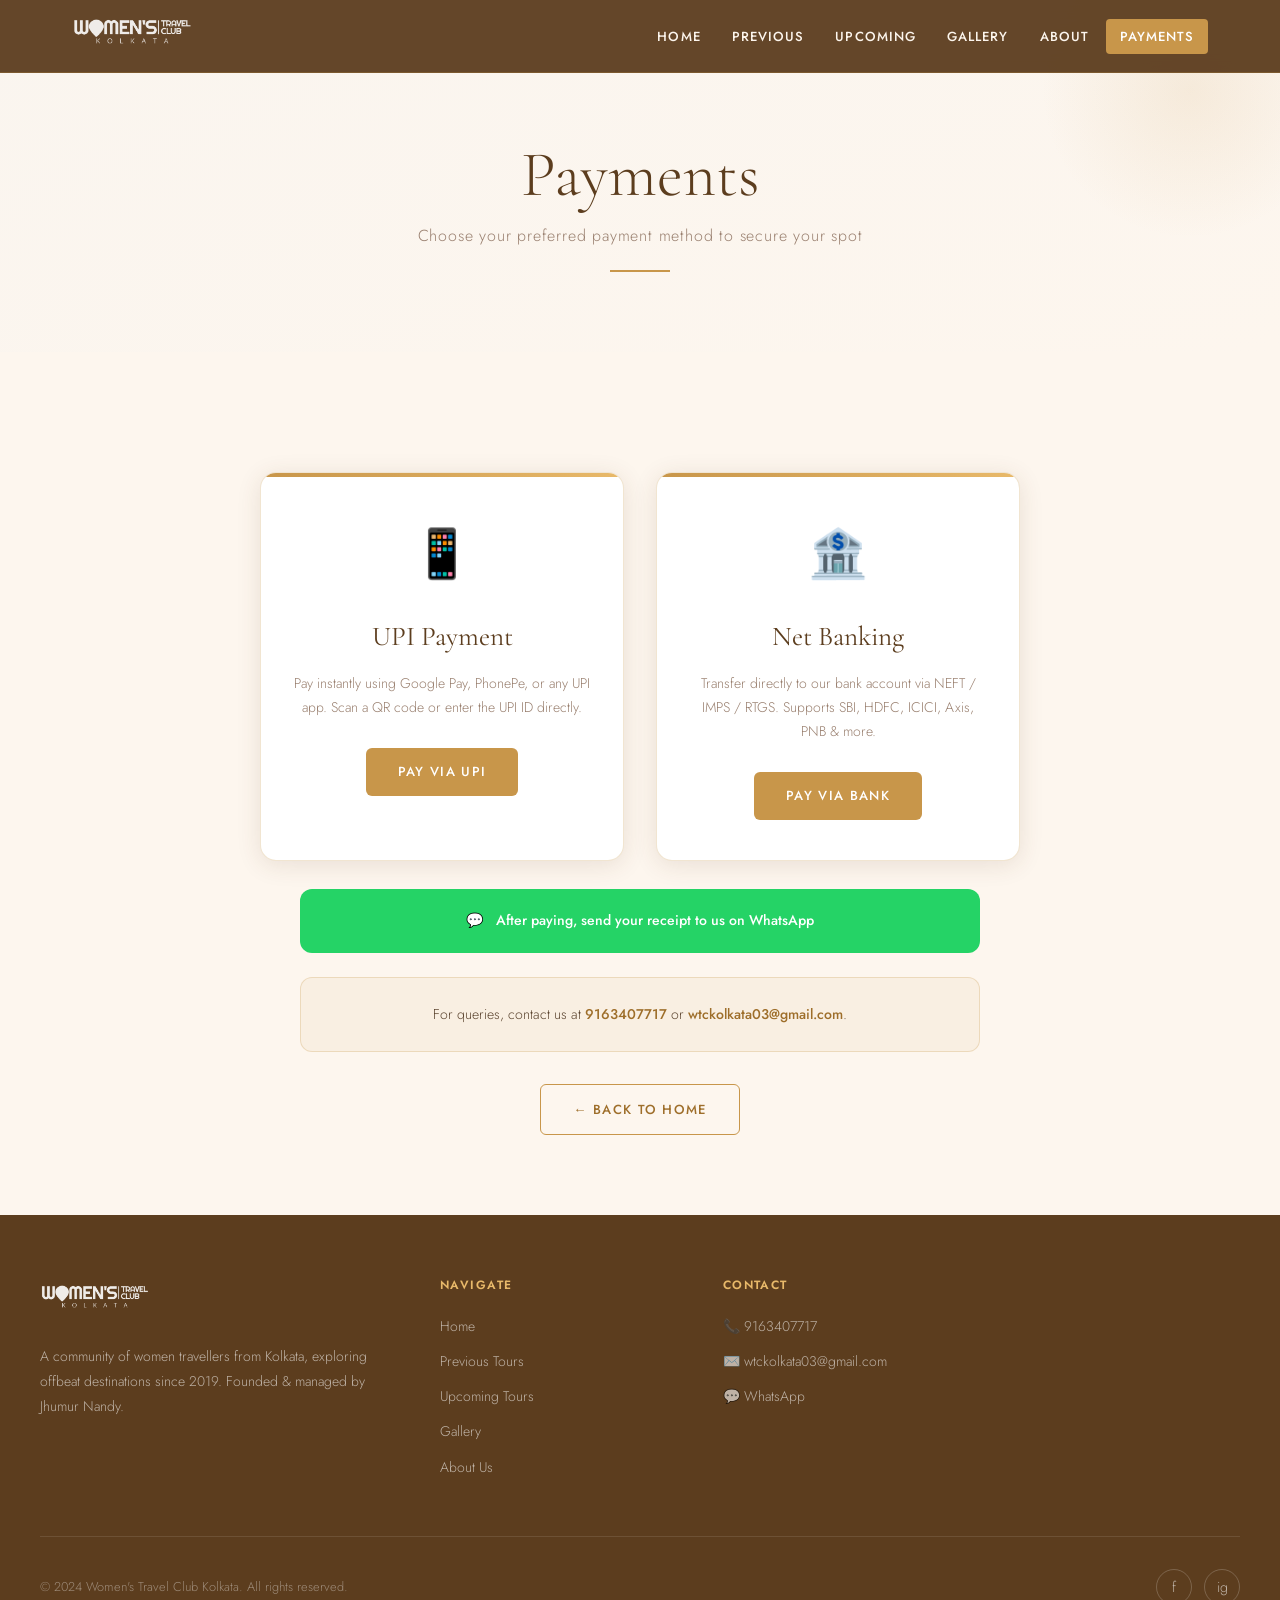
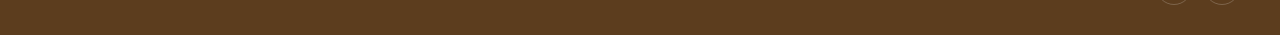
<file: payments.html>
<!DOCTYPE html>
<html lang="en">
<head>
  <meta charset="UTF-8" />
  <meta name="viewport" content="width=device-width, initial-scale=1.0" />
  <title>Payments – Women's Travel Club Kolkata</title>
  <link rel="stylesheet" href="style.css" />
  <style>
    .payment-grid {
      display: grid;
      grid-template-columns: 1fr 1fr;
      gap: 2rem;
      max-width: 760px;
      margin: 2.5rem auto 0;
    }
    .payment-card {
      background: white;
      border: 1px solid var(--border);
      border-radius: 16px;
      padding: 2.5rem 2rem;
      text-align: center;
      box-shadow: 0 4px 24px var(--shadow);
      transition: 0.3s;
      text-decoration: none;
      display: block;
      position: relative;
      overflow: hidden;
    }
    .payment-card::before {
      content: '';
      position: absolute;
      top: 0; left: 0; right: 0;
      height: 4px;
      background: linear-gradient(90deg, var(--gold), var(--gold-light));
    }
    .payment-card:hover { transform: translateY(-6px); box-shadow: 0 20px 50px var(--shadow); }
    .payment-icon { font-size: 3rem; margin-bottom: 1.25rem; display: block; }
    .payment-card h3 {
      font-family: 'Cormorant Garamond', serif;
      font-size: 1.7rem;
      font-weight: 400;
      color: var(--brown);
      margin-bottom: 0.75rem;
    }
    .payment-card p { font-size: 0.875rem; color: var(--text-light); line-height: 1.7; margin-bottom: 1.75rem; }
    .payment-cta {
      display: inline-block;
      background: var(--gold);
      color: white;
      padding: 0.8rem 2rem;
      border-radius: 6px;
      font-size: 0.82rem;
      font-weight: 500;
      letter-spacing: 0.1em;
      text-transform: uppercase;
      transition: 0.2s;
    }
    .payment-card:hover .payment-cta { background: var(--gold-dark); }
    .whatsapp-strip {
      max-width: 680px;
      margin: 1.75rem auto 0;
      background: #25D366;
      border-radius: 12px;
      padding: 1.25rem 2rem;
      display: flex;
      align-items: center;
      justify-content: center;
      gap: 0.75rem;
      text-decoration: none;
      transition: 0.2s;
    }
    .whatsapp-strip:hover { background: #1ebe5c; transform: translateY(-2px); }
    .whatsapp-strip span { font-size: 0.88rem; font-weight: 500; color: white; }
    .payment-note {
      max-width: 680px;
      margin: 1.5rem auto 0;
      background: rgba(200,150,74,0.07);
      border: 1px solid var(--border);
      border-radius: 12px;
      padding: 1.5rem 2rem;
      font-size: 0.88rem;
      color: var(--text-mid);
      text-align: center;
      line-height: 1.8;
    }
    .payment-note a { color: var(--gold-dark); font-weight: 500; text-decoration: none; }
    .payment-note a:hover { text-decoration: underline; }
    @media (max-width: 600px) { .payment-grid { grid-template-columns: 1fr; } }
  </style>
</head>
<body>
<nav>
  <div class="nav-inner">
    <a class="nav-logo" href="index.html"><img src="logo.png" alt="Women's Travel Club Kolkata" /></a>
    <ul class="nav-links">
      <li><a href="index.html">Home</a></li>
      <li><a href="previous_tours.html">Previous</a></li>
      <li><a href="upcoming_tours.html">Upcoming</a></li>
      <li><a href="gallery.html">Gallery</a></li>
      <li><a href="about.html">About</a></li>

      <li><a href="payments.html" class="nav-cta">PAYMENTS</a></li>
    </ul>
    <div class="hamburger"><span></span><span></span><span></span></div>
  </div>
</nav>

<div class="page-header">
  <h1>Payments</h1>
  <p class="subtitle">Choose your preferred payment method to secure your spot</p>
  <span class="header-rule"></span>
</div>

<div class="section">
  <div class="payment-grid">
    <a href="upi.html" class="payment-card">
      <span class="payment-icon">📱</span>
      <h3>UPI Payment</h3>
      <p>Pay instantly using Google Pay, PhonePe, or any UPI app. Scan a QR code or enter the UPI ID directly.</p>
      <span class="payment-cta">Pay via UPI</span>
    </a>
    <a href="netbanking.html" class="payment-card">
      <span class="payment-icon">🏦</span>
      <h3>Net Banking</h3>
      <p>Transfer directly to our bank account via NEFT / IMPS / RTGS. Supports SBI, HDFC, ICICI, Axis, PNB &amp; more.</p>
      <span class="payment-cta">Pay via Bank</span>
    </a>
  </div>

  <a href="https://wa.me/9163407717?text=Hi%2C%20I%20have%20completed%20my%20payment%20for%20a%20WTC%20trip." target="_blank" class="whatsapp-strip">
    <span>💬</span>
    <span>After paying, send your receipt to us on WhatsApp</span>
  </a>

  <div class="payment-note">
    For queries, contact us at <a href="tel:9163407717">9163407717</a> or
    <a href="mailto:wtckolkata03@gmail.com">wtckolkata03@gmail.com</a>.
  </div>

  <div style="text-align:center;margin-top:2rem;">
    <a href="index.html" class="btn btn-outline">← Back to Home</a>
  </div>
</div>

<footer>
  <div class="footer-inner">
    <div class="footer-grid">
      <div class="footer-logo">
        <img src="logo.png" alt="WTC Kolkata" />
        <p>A community of women travellers from Kolkata, exploring offbeat destinations since 2019. Founded &amp; managed by Jhumur Nandy.</p>
      </div>
      <div class="footer-col">
        <h4>Navigate</h4>
        <ul>
          <li><a href="index.html">Home</a></li>
          <li><a href="previous_tours.html">Previous Tours</a></li>
          <li><a href="upcoming_tours.html">Upcoming Tours</a></li>
          <li><a href="gallery.html">Gallery</a></li>
    
          <li><a href="about.html">About Us</a></li>
        </ul>
      </div>
      <div class="footer-col">
        <h4>Contact</h4>
        <ul>
          <li><a href="tel:9163407717">📞 9163407717</a></li>
          <li><a href="mailto:wtckolkata03@gmail.com">✉️ wtckolkata03@gmail.com</a></li>
          <li><a href="https://wa.me/919163407717" target="_blank">💬 WhatsApp</a></li>
        </ul>
      </div>
    </div>
    <div class="footer-bottom">
      <span>© 2024 Women's Travel Club Kolkata. All rights reserved.</span>
      <div class="footer-social">
        <a class="social-link" href="https://www.facebook.com/share/g/15WhLAve8J" target="_blank">f</a>
        <a class="social-link" href="#">ig</a>
      </div>
    </div>
  </div>
</footer>
<script src="main.js"></script>
</body>
</html>
</file>
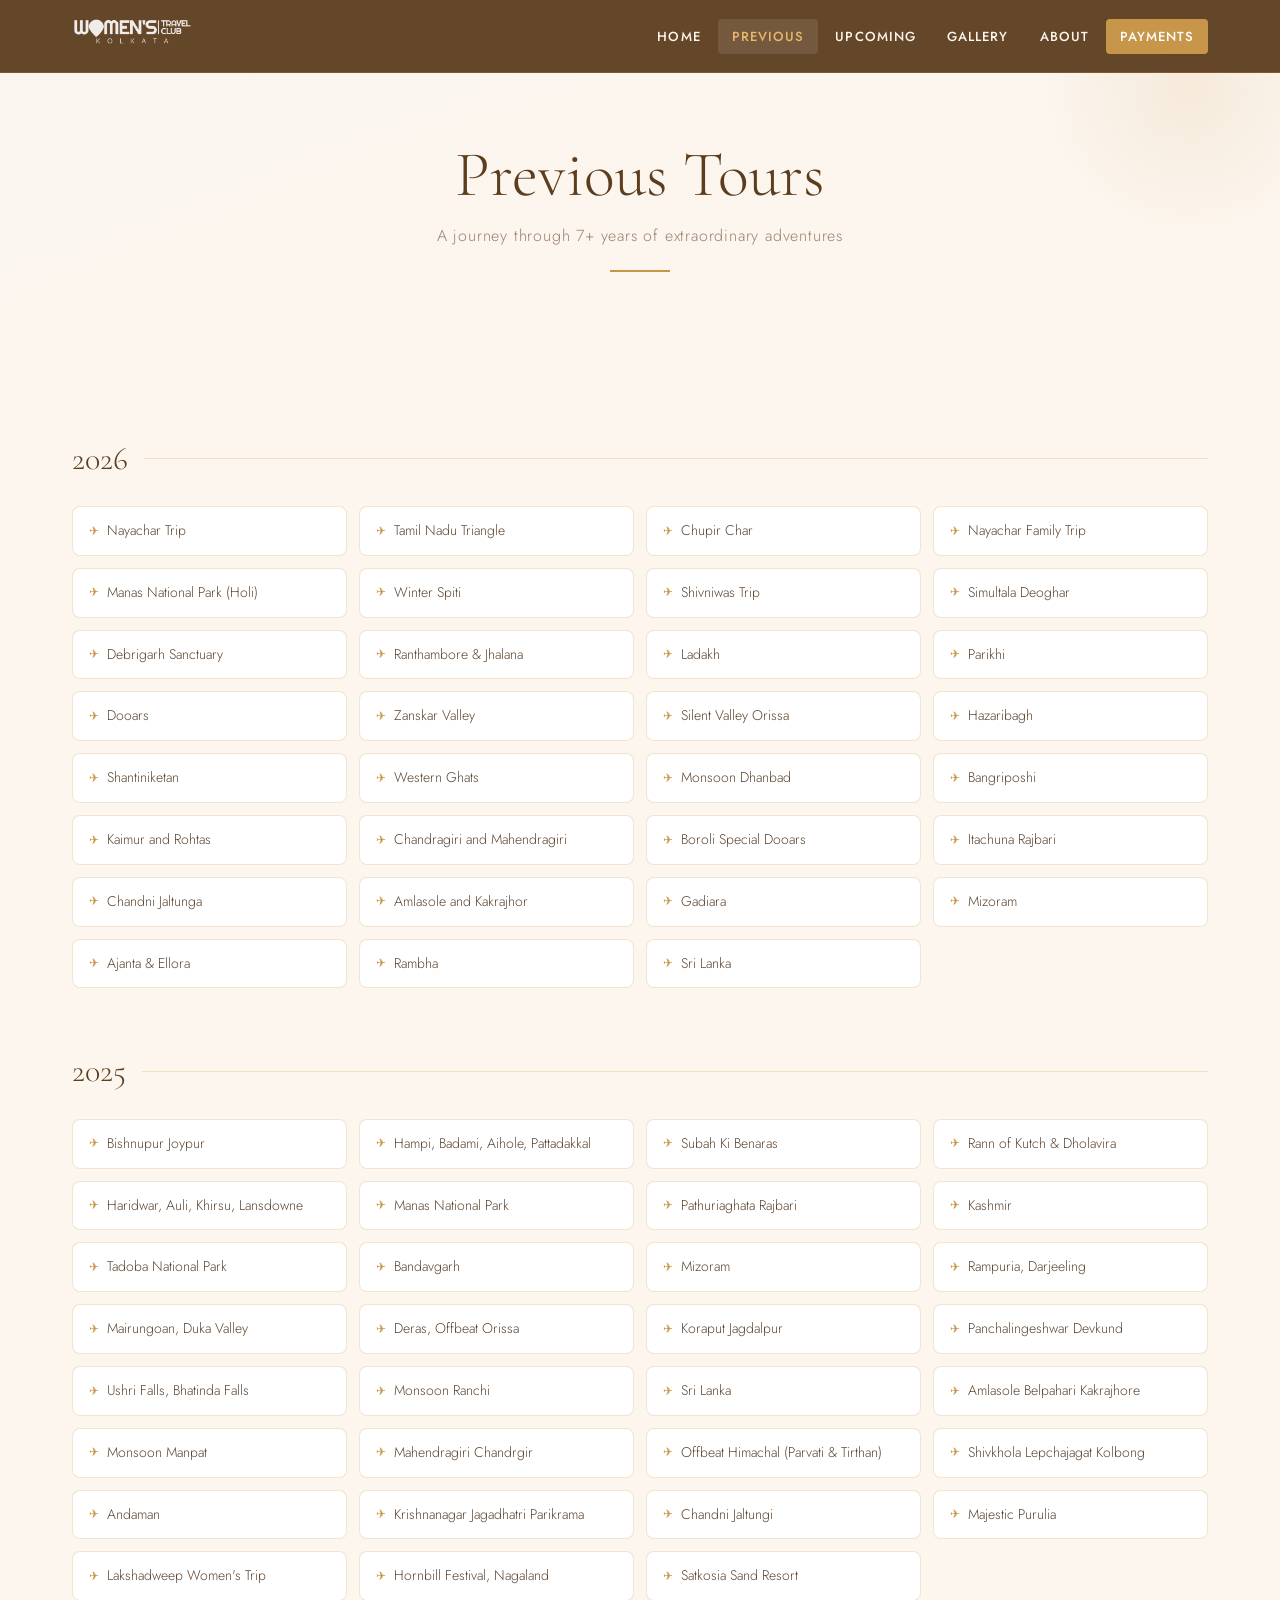
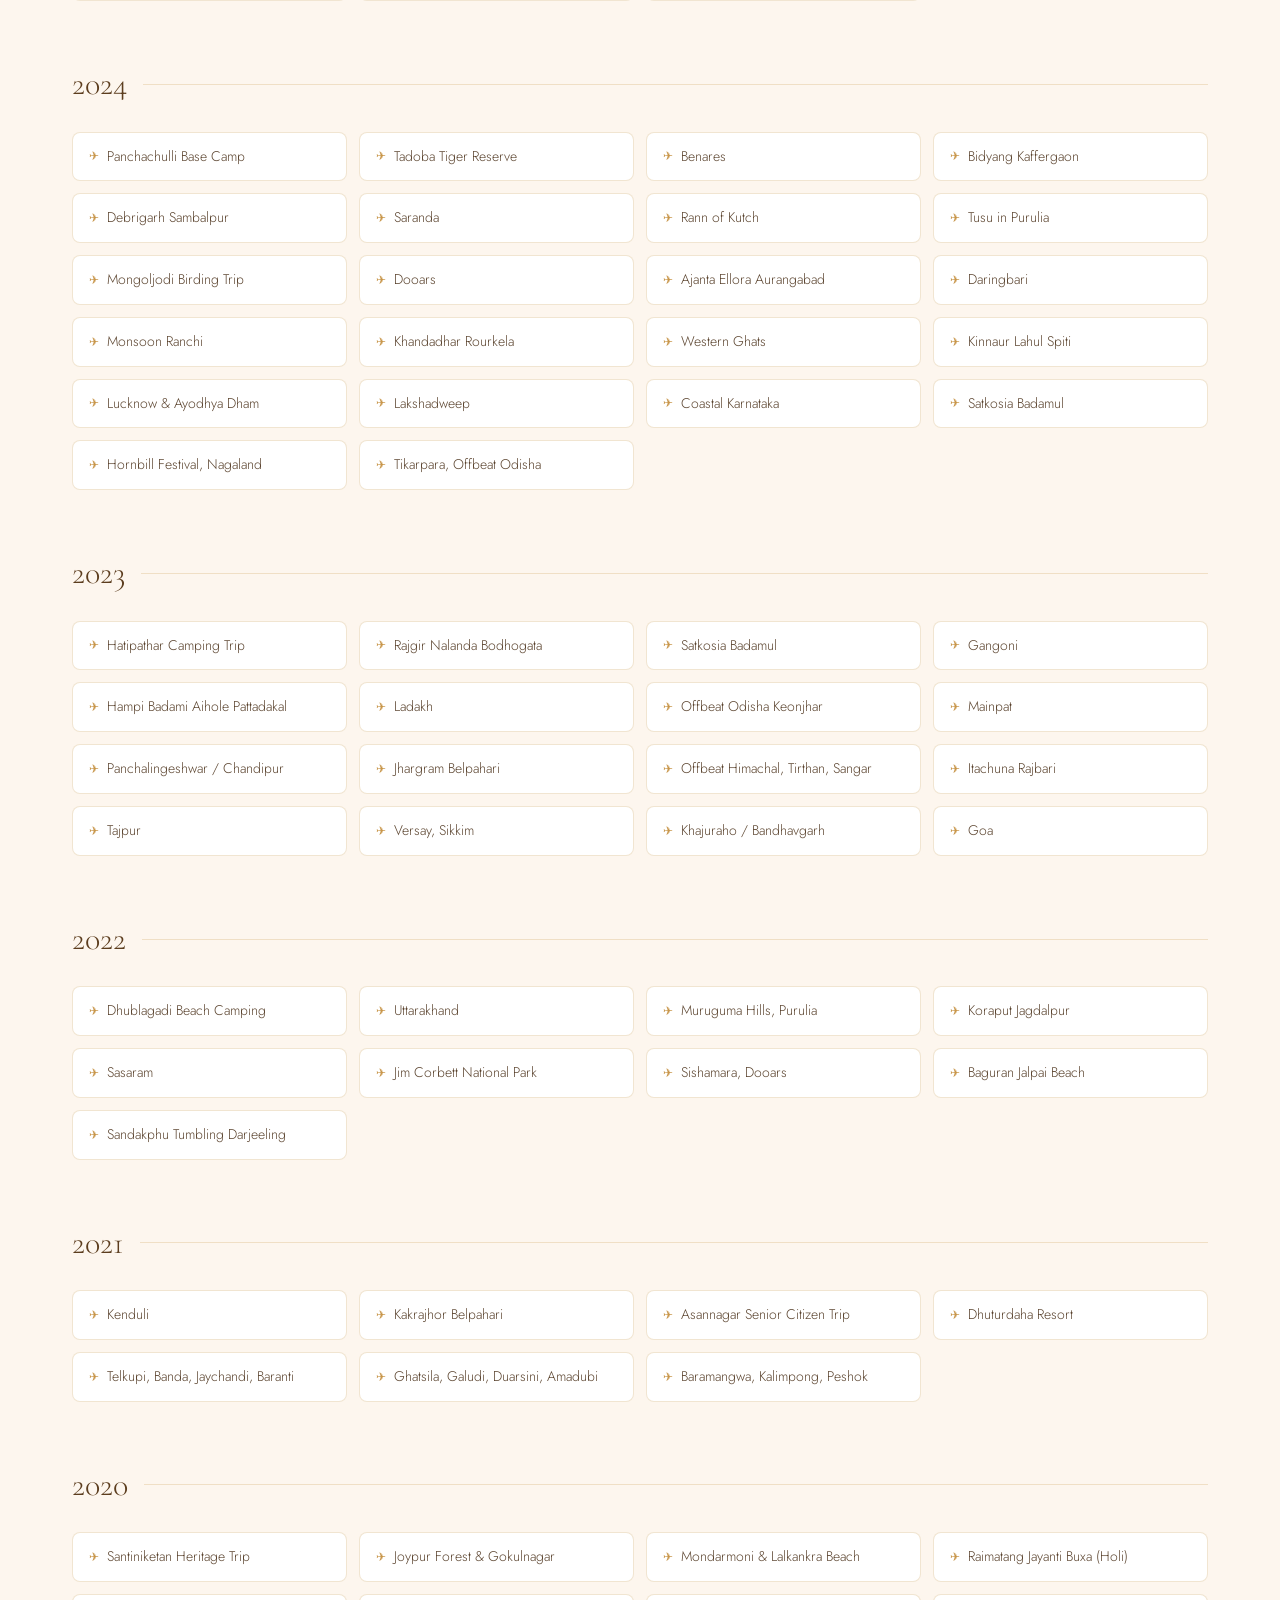
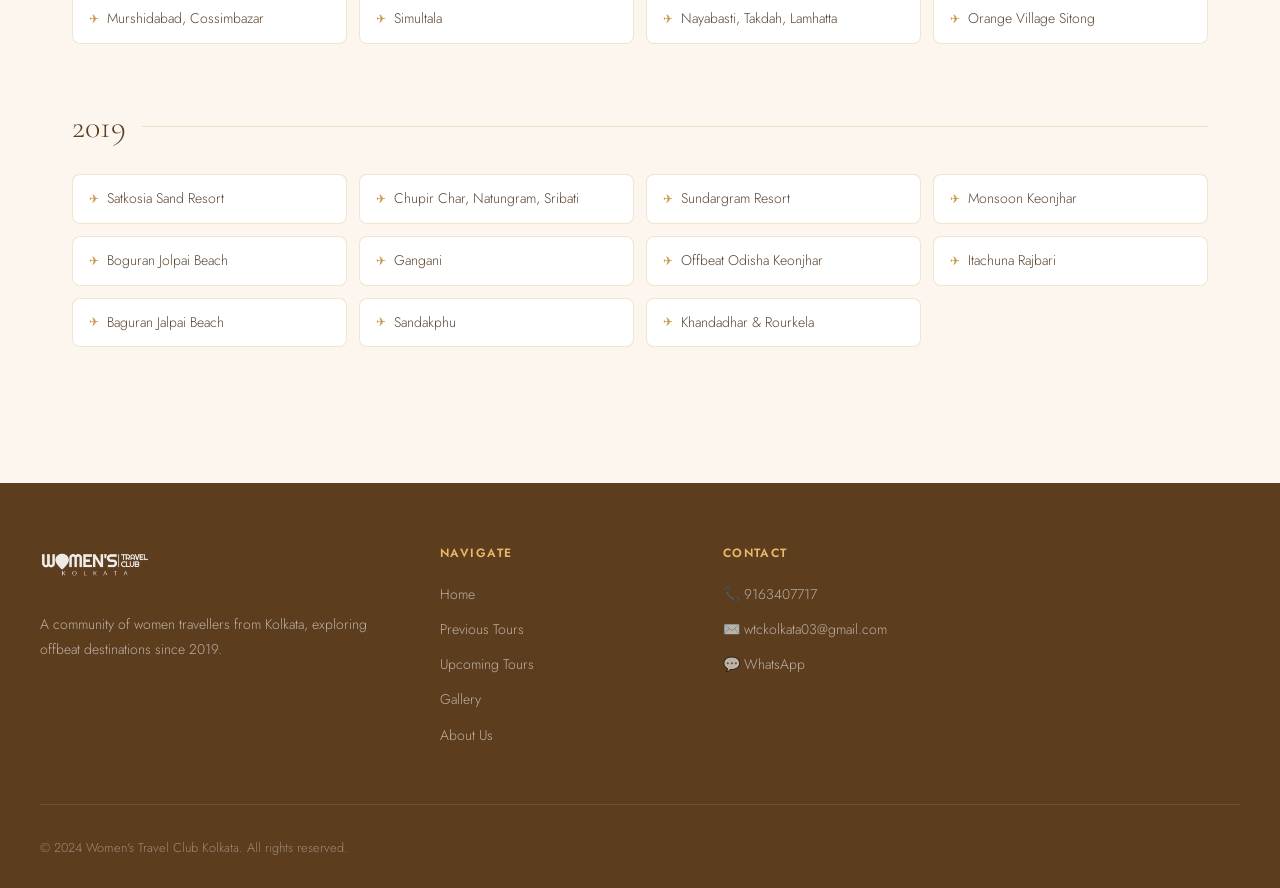
<file: previous_tours.html>
<!DOCTYPE html>
<html lang="en">

<head>
  <meta charset="UTF-8" />
  <meta name="viewport" content="width=device-width, initial-scale=1.0" />
  <title>Previous Tours – Women's Travel Club Kolkata</title>
  <link rel="stylesheet" href="style.css" />
  <style>
    .year-block {
      margin-bottom: 3.5rem;
    }

    .year-label {
      font-family: 'Cormorant Garamond', serif;
      font-size: 2rem;
      font-weight: 300;
      color: var(--brown);
      margin-bottom: 1.25rem;
      display: flex;
      align-items: center;
      gap: 1rem;
    }

    .year-label::after {
      content: '';
      flex: 1;
      height: 1px;
      background: var(--border);
    }

    .trips-grid {
      display: grid;
      grid-template-columns: repeat(auto-fill, minmax(220px, 1fr));
      gap: 0.75rem;
    }

    .trip-pill {
      background: white;
      border: 1px solid var(--border);
      border-radius: 8px;
      padding: 0.75rem 1rem;
      font-size: 0.875rem;
      color: var(--text-mid);
      transition: 0.2s;
      display: flex;
      align-items: center;
      gap: 0.5rem;
    }

    .trip-pill::before {
      content: '✈';
      font-size: 0.75rem;
      color: var(--gold);
      flex-shrink: 0;
    }

    .trip-pill:hover {
      background: var(--warm-white);
      color: var(--brown);
      border-color: var(--gold);
      transform: translateY(-2px);
    }

    .fade-in {
      opacity: 0;
      transform: translateY(20px);
      transition: opacity 0.6s, transform 0.6s;
    }

    .fade-in.visible {
      opacity: 1;
      transform: none;
    }
  </style>
</head>

<body>
  <nav>
    <div class="nav-inner">
      <a class="nav-logo" href="index.html"><img src="logo.png" alt="Women's Travel Club Kolkata" /></a>
      <ul class="nav-links">
        <li><a href="index.html">Home</a></li>
        <li><a href="previous_tours.html">Previous</a></li>
        <li><a href="upcoming_tours.html">Upcoming</a></li>
        <li><a href="gallery.html">Gallery</a></li>
        <li><a href="about.html">About</a></li>

        <li><a href="payments.html" class="nav-cta">PAYMENTS</a></li>
      </ul>
      <div class="hamburger"><span></span><span></span><span></span></div>
    </div>
  </nav>

  <div class="page-header">
    <h1>Previous Tours</h1>
    <p class="subtitle">A journey through 7+ years of extraordinary adventures</p>
    <span class="header-rule"></span>
  </div>

  <div class="section">

    <div class="year-block fade-in">
      <div class="year-label">2026</div>
      <div class="trips-grid">
        <div class="trip-pill">Nayachar Trip</div>
        <div class="trip-pill">Tamil Nadu Triangle</div>
        <div class="trip-pill">Chupir Char</div>
        <div class="trip-pill">Nayachar Family Trip</div>
        <div class="trip-pill">Manas National Park (Holi)</div>
        <div class="trip-pill">Winter Spiti</div>
        <div class="trip-pill">Shivniwas Trip</div>
        <div class="trip-pill">Simultala Deoghar</div>
        <div class="trip-pill">Debrigarh Sanctuary</div>
        <div class="trip-pill">Ranthambore &amp; Jhalana</div>
        <div class="trip-pill">Ladakh</div>
        <div class="trip-pill">Parikhi</div>
        <div class="trip-pill">Dooars</div>
        <div class="trip-pill">Zanskar Valley</div>
        <div class="trip-pill">Silent Valley Orissa</div>
        <div class="trip-pill">Hazaribagh</div>
        <div class="trip-pill">Shantiniketan</div>
        <div class="trip-pill">Western Ghats</div>
        <div class="trip-pill">Monsoon Dhanbad</div>
        <div class="trip-pill">Bangriposhi</div>
        <div class="trip-pill">Kaimur and Rohtas</div>
        <div class="trip-pill">Chandragiri and Mahendragiri</div>
        <div class="trip-pill">Boroli Special Dooars</div>
        <div class="trip-pill">Itachuna Rajbari</div>
        <div class="trip-pill">Chandni Jaltunga</div>
        <div class="trip-pill">Amlasole and Kakrajhor</div>
        <div class="trip-pill">Gadiara</div>
        <div class="trip-pill">Mizoram</div>
        <div class="trip-pill">Ajanta & Ellora</div>
        <div class="trip-pill">Rambha</div>
        <div class="trip-pill">Sri Lanka</div>
        
        
      </div>
    </div>

    <div class="year-block fade-in">
      <div class="year-label">2025</div>
      <div class="trips-grid">
        <div class="trip-pill">Bishnupur Joypur</div>
        <div class="trip-pill">Hampi, Badami, Aihole, Pattadakkal</div>
        <div class="trip-pill">Subah Ki Benaras</div>
        <div class="trip-pill">Rann of Kutch &amp; Dholavira</div>
        <div class="trip-pill">Haridwar, Auli, Khirsu, Lansdowne</div>
        <div class="trip-pill">Manas National Park</div>
        <div class="trip-pill">Pathuriaghata Rajbari</div>
        <div class="trip-pill">Kashmir</div>
        <div class="trip-pill">Tadoba National Park</div>
        <div class="trip-pill">Bandavgarh</div>
        <div class="trip-pill">Mizoram</div>
        <div class="trip-pill">Rampuria, Darjeeling</div>
        <div class="trip-pill">Mairungoan, Duka Valley</div>
        <div class="trip-pill">Deras, Offbeat Orissa</div>
        <div class="trip-pill">Koraput Jagdalpur</div>
        <div class="trip-pill">Panchalingeshwar Devkund</div>
        <div class="trip-pill">Ushri Falls, Bhatinda Falls</div>
        <div class="trip-pill">Monsoon Ranchi</div>
        <div class="trip-pill">Sri Lanka</div>
        <div class="trip-pill">Amlasole Belpahari Kakrajhore</div>
        <div class="trip-pill">Monsoon Manpat</div>
        <div class="trip-pill">Mahendragiri Chandrgir</div>
        <div class="trip-pill">Offbeat Himachal (Parvati &amp; Tirthan)</div>
        <div class="trip-pill">Shivkhola Lepchajagat Kolbong</div>
        <div class="trip-pill">Andaman</div>
        <div class="trip-pill">Krishnanagar Jagadhatri Parikrama</div>
        <div class="trip-pill">Chandni Jaltungi</div>
        <div class="trip-pill">Majestic Purulia</div>
        <div class="trip-pill">Lakshadweep Women's Trip</div>
        <div class="trip-pill">Hornbill Festival, Nagaland</div>
        <div class="trip-pill">Satkosia Sand Resort</div>
      </div>
    </div>

    <div class="year-block fade-in">
      <div class="year-label">2024</div>
      <div class="trips-grid">
        <div class="trip-pill">Panchachulli Base Camp</div>
        <div class="trip-pill">Tadoba Tiger Reserve</div>
        <div class="trip-pill">Benares</div>
        <div class="trip-pill">Bidyang Kaffergaon</div>
        <div class="trip-pill">Debrigarh Sambalpur</div>
        <div class="trip-pill">Saranda</div>
        <div class="trip-pill">Rann of Kutch</div>
        <div class="trip-pill">Tusu in Purulia</div>
        <div class="trip-pill">Mongoljodi Birding Trip</div>
        <div class="trip-pill">Dooars</div>
        <div class="trip-pill">Ajanta Ellora Aurangabad</div>
        <div class="trip-pill">Daringbari</div>
        <div class="trip-pill">Monsoon Ranchi</div>
        <div class="trip-pill">Khandadhar Rourkela</div>
        <div class="trip-pill">Western Ghats</div>
        <div class="trip-pill">Kinnaur Lahul Spiti</div>
        <div class="trip-pill">Lucknow &amp; Ayodhya Dham</div>
        <div class="trip-pill">Lakshadweep</div>
        <div class="trip-pill">Coastal Karnataka</div>
        <div class="trip-pill">Satkosia Badamul</div>
        <div class="trip-pill">Hornbill Festival, Nagaland</div>
        <div class="trip-pill">Tikarpara, Offbeat Odisha</div>
      </div>
    </div>

    <div class="year-block fade-in">
      <div class="year-label">2023</div>
      <div class="trips-grid">
        <div class="trip-pill">Hatipathar Camping Trip</div>
        <div class="trip-pill">Rajgir Nalanda Bodhogata</div>
        <div class="trip-pill">Satkosia Badamul</div>
        <div class="trip-pill">Gangoni</div>
        <div class="trip-pill">Hampi Badami Aihole Pattadakal</div>
        <div class="trip-pill">Ladakh</div>
        <div class="trip-pill">Offbeat Odisha Keonjhar</div>
        <div class="trip-pill">Mainpat</div>
        <div class="trip-pill">Panchalingeshwar / Chandipur</div>
        <div class="trip-pill">Jhargram Belpahari</div>
        <div class="trip-pill">Offbeat Himachal, Tirthan, Sangar</div>
        <div class="trip-pill">Itachuna Rajbari</div>
        <div class="trip-pill">Tajpur</div>
        <div class="trip-pill">Versay, Sikkim</div>
        <div class="trip-pill">Khajuraho / Bandhavgarh</div>
        <div class="trip-pill">Goa</div>
      </div>
    </div>

    <div class="year-block fade-in">
      <div class="year-label">2022</div>
      <div class="trips-grid">
        <div class="trip-pill">Dhublagadi Beach Camping</div>
        <div class="trip-pill">Uttarakhand</div>
        <div class="trip-pill">Muruguma Hills, Purulia</div>
        <div class="trip-pill">Koraput Jagdalpur</div>
        <div class="trip-pill">Sasaram</div>
        <div class="trip-pill">Jim Corbett National Park</div>
        <div class="trip-pill">Sishamara, Dooars</div>
        <div class="trip-pill">Baguran Jalpai Beach</div>
        <div class="trip-pill">Sandakphu Tumbling Darjeeling</div>
      </div>
    </div>

    <div class="year-block fade-in">
      <div class="year-label">2021</div>
      <div class="trips-grid">
        <div class="trip-pill">Kenduli</div>
        <div class="trip-pill">Kakrajhor Belpahari</div>
        <div class="trip-pill">Asannagar Senior Citizen Trip</div>
        <div class="trip-pill">Dhuturdaha Resort</div>
        <div class="trip-pill">Telkupi, Banda, Jaychandi, Baranti</div>
        <div class="trip-pill">Ghatsila, Galudi, Duarsini, Amadubi</div>
        <div class="trip-pill">Baramangwa, Kalimpong, Peshok</div>
      </div>
    </div>

    <div class="year-block fade-in">
      <div class="year-label">2020</div>
      <div class="trips-grid">
        <div class="trip-pill">Santiniketan Heritage Trip</div>
        <div class="trip-pill">Joypur Forest &amp; Gokulnagar</div>
        <div class="trip-pill">Mondarmoni &amp; Lalkankra Beach</div>
        <div class="trip-pill">Raimatang Jayanti Buxa (Holi)</div>
        <div class="trip-pill">Murshidabad, Cossimbazar</div>
        <div class="trip-pill">Simultala</div>
        <div class="trip-pill">Nayabasti, Takdah, Lamhatta</div>
        <div class="trip-pill">Orange Village Sitong</div>
      </div>
    </div>

    <div class="year-block fade-in">
      <div class="year-label">2019</div>
      <div class="trips-grid">
        <div class="trip-pill">Satkosia Sand Resort</div>
        <div class="trip-pill">Chupir Char, Natungram, Sribati</div>
        <div class="trip-pill">Sundargram Resort</div>
        <div class="trip-pill">Monsoon Keonjhar</div>
        <div class="trip-pill">Boguran Jolpai Beach</div>
        <div class="trip-pill">Gangani</div>
        <div class="trip-pill">Offbeat Odisha Keonjhar</div>
        <div class="trip-pill">Itachuna Rajbari</div>
        <div class="trip-pill">Baguran Jalpai Beach</div>
        <div class="trip-pill">Sandakphu</div>
        <div class="trip-pill">Khandadhar &amp; Rourkela</div>
      </div>
    </div>

  </div>

  <footer>
    <div class="footer-inner">
      <div class="footer-grid">
        <div class="footer-logo">
          <img src="logo.png" alt="WTC Kolkata" />
          <p>A community of women travellers from Kolkata, exploring offbeat destinations since 2019.</p>
        </div>
        <div class="footer-col">
          <h4>Navigate</h4>
          <ul>
            <li><a href="index.html">Home</a></li>
            <li><a href="previous_tours.html">Previous Tours</a></li>
            <li><a href="upcoming_tours.html">Upcoming Tours</a></li>
            <li><a href="gallery.html">Gallery</a></li>
    
            <li><a href="about.html">About Us</a></li>
          </ul>
        </div>

        <div class="footer-col">
          <h4>Contact</h4>
          <ul>
            <li><a href="tel:9163407717">📞 9163407717</a></li>
            <li><a href="mailto:wtckolkata03@gmail.com">✉️ wtckolkata03@gmail.com</a></li>
            <li><a href="https://wa.me/919163407717" target="_blank">💬 WhatsApp</a></li>
          </ul>
        </div>
      </div>
      <div class="footer-bottom">
        <span>© 2024 Women's Travel Club Kolkata. All rights reserved.</span>
      </div>
    </div>
  </footer>
  <script src="main.js"></script>
</body>

</html>
</file>
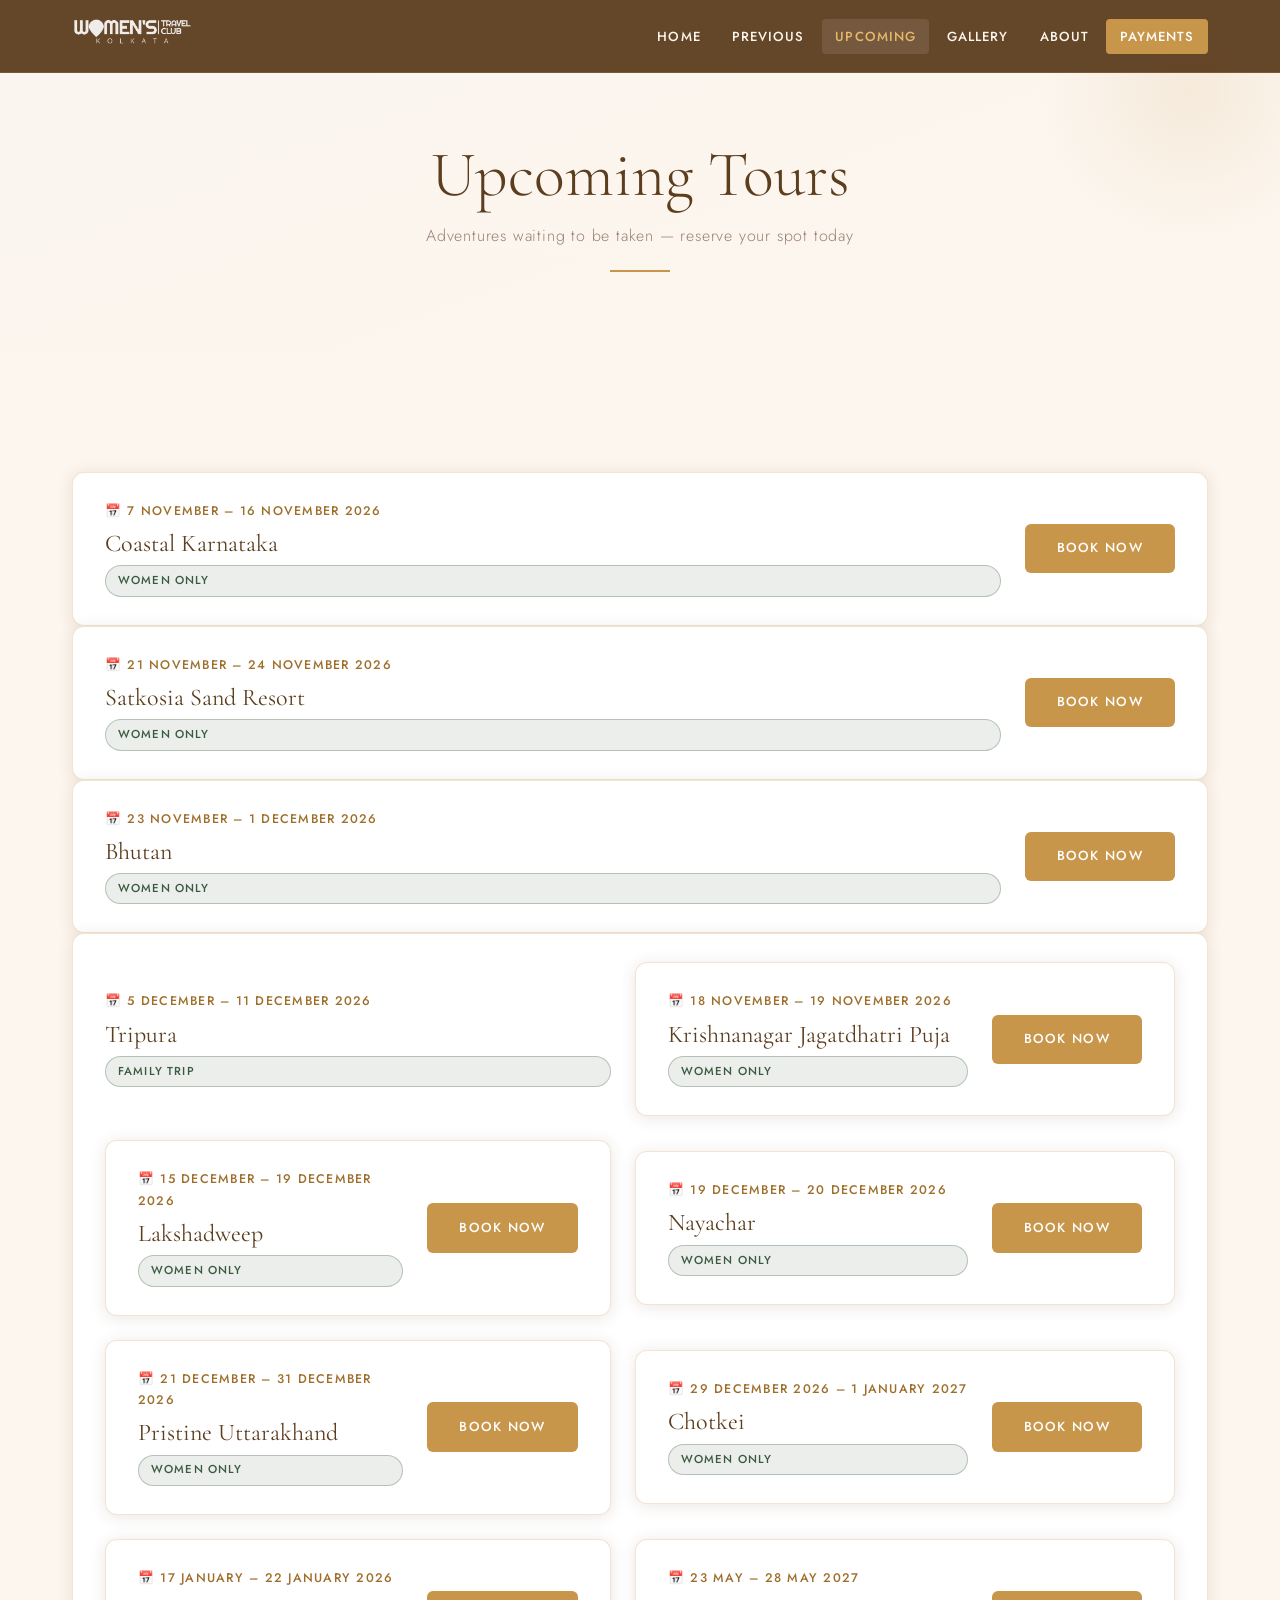
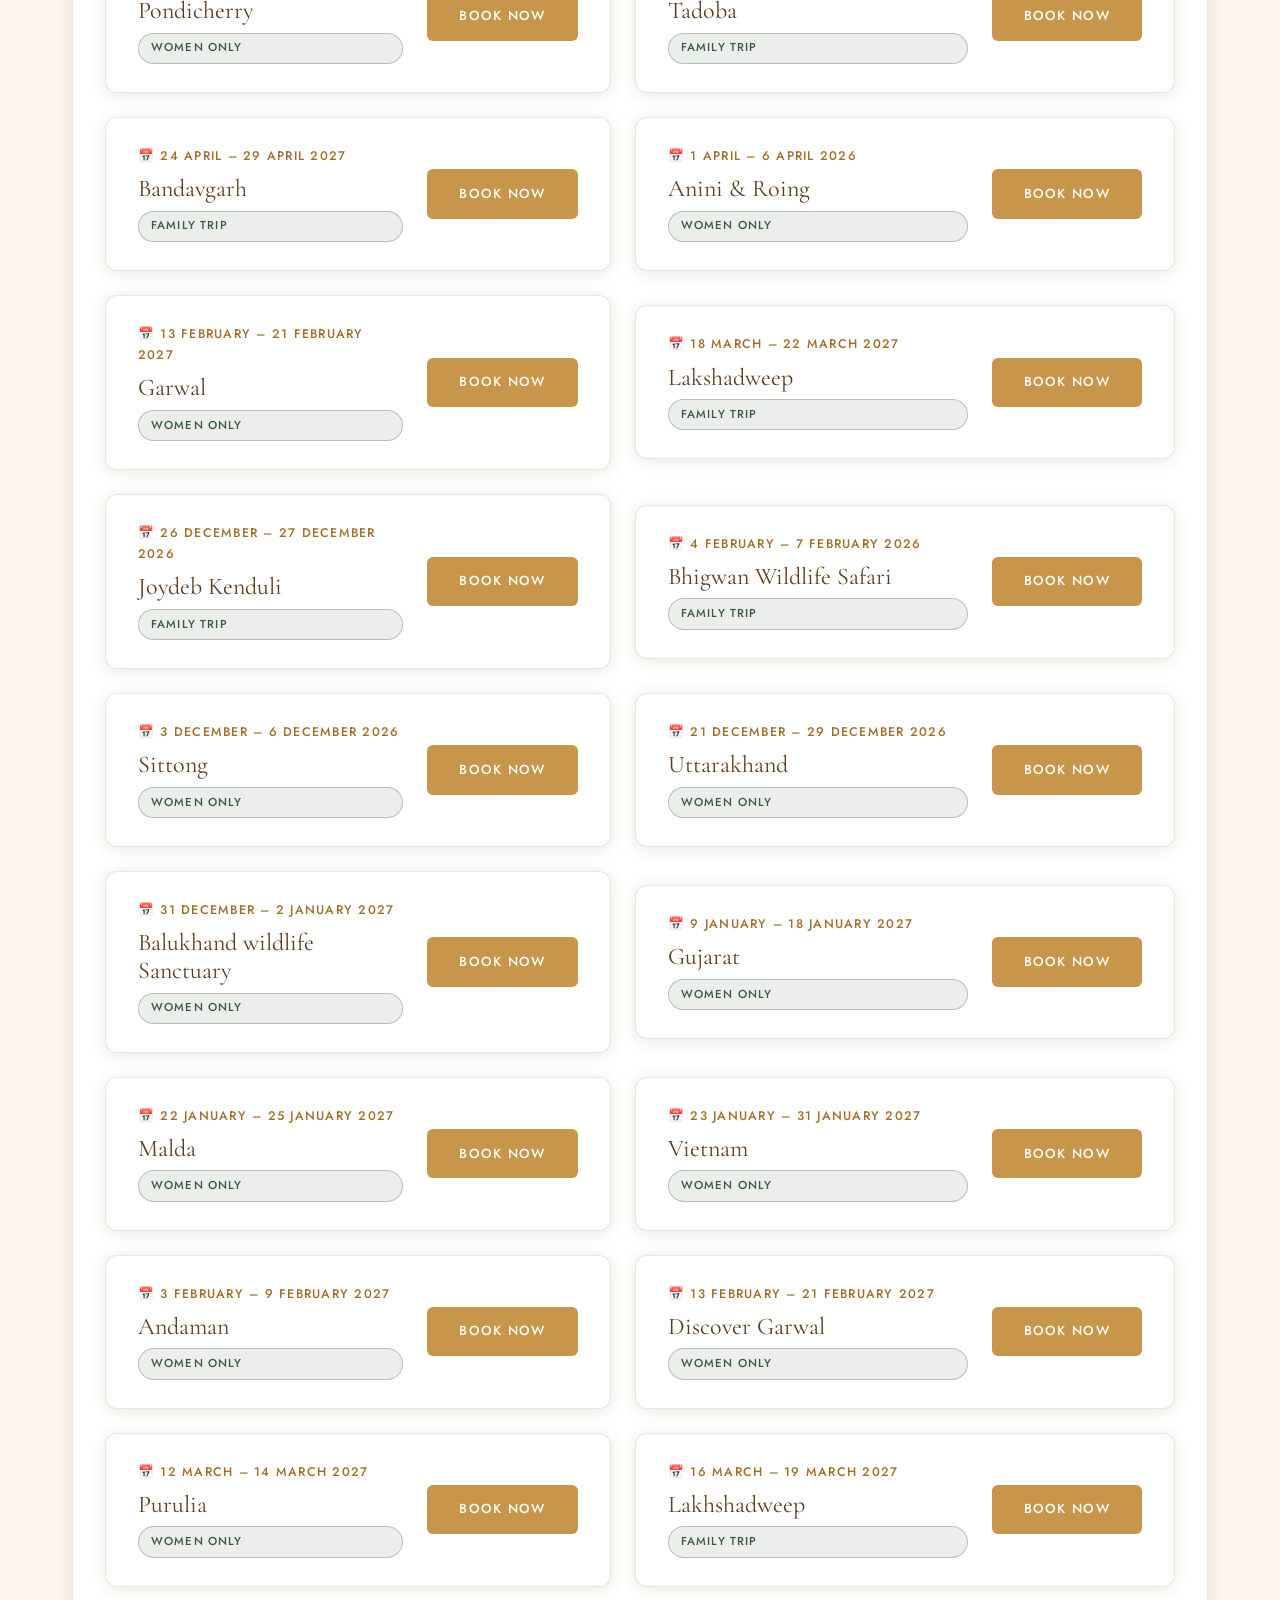
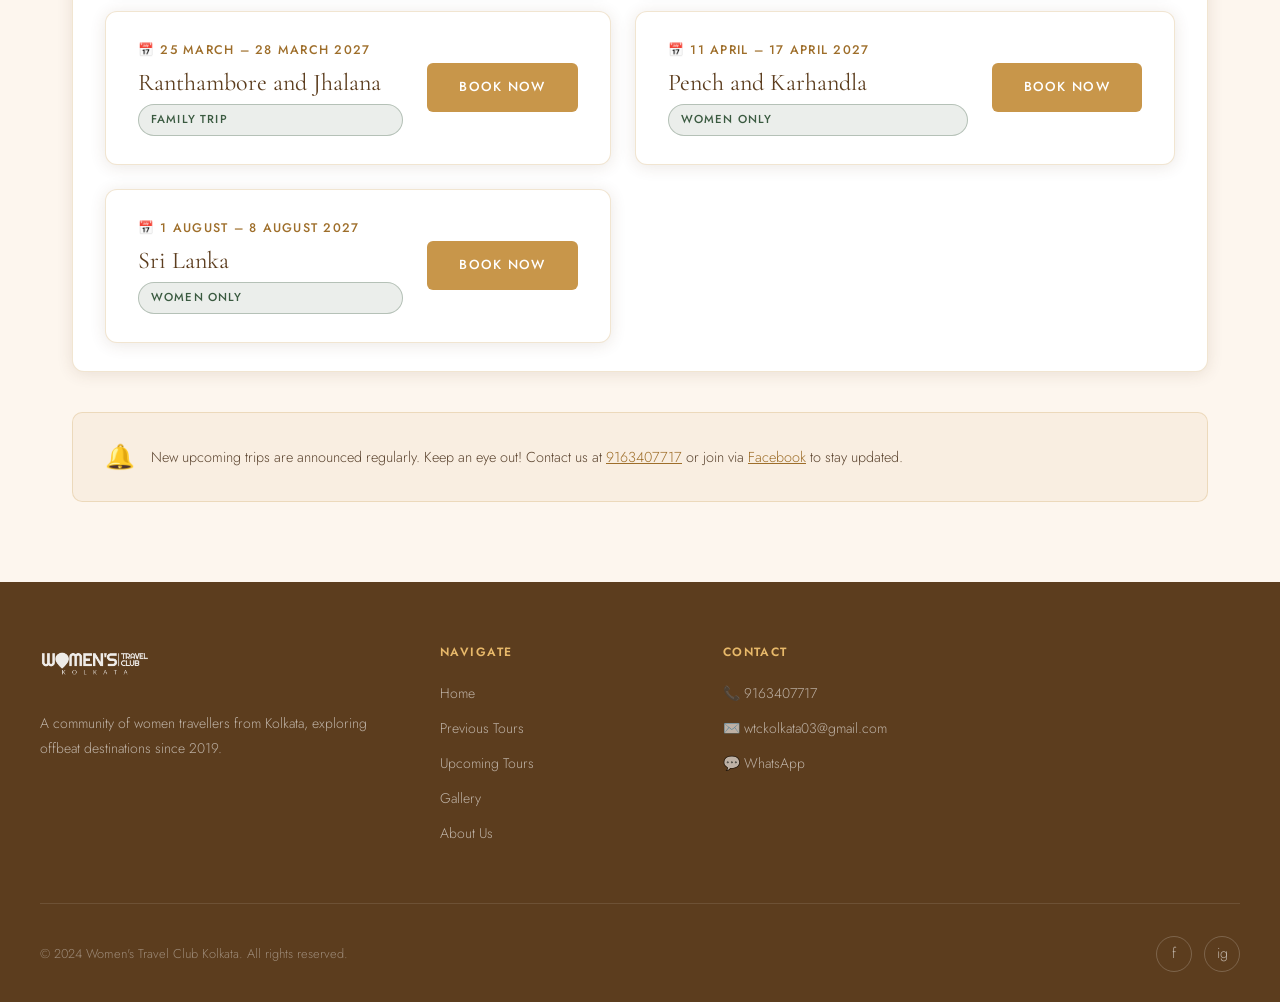
<file: upcoming_tours.html>
<!DOCTYPE html>
<html lang="en">

<head>
  <meta charset="UTF-8" />
  <meta name="viewport" content="width=device-width, initial-scale=1.0" />
  <title>Upcoming Tours – Women's Travel Club Kolkata</title>
  <link rel="stylesheet" href="style.css" />
  <style>
    .tours-list {
      display: flex;
      flex-direction: column;
      gap: 1.25rem;
      margin-top: 2.5rem;
    }

    .tour-row {
      background: white;
      border: 1px solid var(--border);
      border-radius: 12px;
      padding: 1.75rem 2rem;
      display: grid;
      grid-template-columns: 1fr auto;
      align-items: center;
      gap: 1.5rem;
      box-shadow: 0 2px 16px var(--shadow);
      transition: transform 0.3s, box-shadow 0.3s;
    }

    .tour-row:hover {
      transform: translateX(4px);
      box-shadow: 0 8px 30px var(--shadow);
    }

    .tour-row-left {
      display: flex;
      flex-direction: column;
      gap: 0.5rem;
    }

    .tour-row-date {
      font-size: 0.78rem;
      font-weight: 500;
      letter-spacing: 0.1em;
      text-transform: uppercase;
      color: var(--gold-dark);
      display: flex;
      align-items: center;
      gap: 0.4rem;
    }

    .tour-row-name {
      font-family: 'Cormorant Garamond', serif;
      font-size: 1.5rem;
      font-weight: 400;
      color: var(--brown);
      line-height: 1.15;
    }

    .tour-row-right {
      text-align: right;
    }

    .notice-box {
      background: rgba(200, 150, 74, 0.08);
      border: 1px solid var(--border);
      border-radius: 10px;
      padding: 1.5rem 2rem;
      margin-top: 2.5rem;
      display: flex;
      align-items: center;
      gap: 1rem;
      font-size: 0.9rem;
      color: var(--text-mid);
    }

    .notice-box .icon {
      font-size: 1.5rem;
    }

    .fade-in {
      opacity: 0;
      transform: translateY(20px);
      transition: opacity 0.6s, transform 0.6s;
    }

    .fade-in.visible {
      opacity: 1;
      transform: none;
    }

    @media (max-width: 600px) {
      .tour-row {
        grid-template-columns: 1fr;
      }

      .tour-row-right {
        text-align: left;
      }
    }
  </style>
</head>

<body>
  <nav>
    <div class="nav-inner">
      <a class="nav-logo" href="index.html"><img src="logo.png" alt="Women's Travel Club Kolkata" /></a>
      <ul class="nav-links">
        <li><a href="index.html">Home</a></li>
        <li><a href="previous_tours.html">Previous</a></li>
        <li><a href="upcoming_tours.html">Upcoming</a></li>
        <li><a href="gallery.html">Gallery</a></li>
        <li><a href="about.html">About</a></li>

        <li><a href="payments.html" class="nav-cta">PAYMENTS</a></li>
      </ul>
      <div class="hamburger"><span></span><span></span><span></span></div>
    </div>
  </nav>

  <div class="page-header">
    <h1>Upcoming Tours</h1>
    <p class="subtitle">Adventures waiting to be taken — reserve your spot today</p>
    <span class="header-rule"></span>
  </div>

  <div class="section fade-in">
    <div class="tours-list">
        
      </div>

      <div class="tour-row">
        <div class="tour-row-left">
          <div class="tour-row-date">📅 7 November – 16 November 2026</div>
          <div class="tour-row-name">Coastal Karnataka</div>
          <span class="badge green">Women Only</span>
        </div>
        <div class="tour-row-right">
          <a href="https://wa.me/919163407717?text=I%20want%20to%20book%20a%20seat%20for%20the%20trip%20%27Grand%20Ladakh%27"
            target="_blank" class="btn btn-primary">Book Now</a>
        </div>
      </div>

      <div class="tour-row">
        <div class="tour-row-left">
          <div class="tour-row-date">📅 21 November – 24 November 2026</div>
          <div class="tour-row-name">Satkosia Sand Resort</div>
          <span class="badge green">Women Only</span>
        </div>
        <div class="tour-row-right">
          <a href="https://wa.me/919163407717?text=I%20want%20to%20book%20a%20seat%20for%20the%20trip%20%27Grand%20Ladakh%27"
            target="_blank" class="btn btn-primary">Book Now</a>
        </div>
      </div>
      
      <div class="tour-row">
        <div class="tour-row-left">
          <div class="tour-row-date">📅 23 November – 1 December 2026</div>
          <div class="tour-row-name">Bhutan</div>
          <span class="badge green">Women Only</span>
        </div>
        <div class="tour-row-right">
          <a href="https://wa.me/919163407717?text=I%20want%20to%20book%20a%20seat%20for%20the%20trip%20%27Grand%20Ladakh%27"
            target="_blank" class="btn btn-primary">Book Now</a>
        </div>
      </div>

    <div class="tour-row">
        <div class="tour-row-left">
          <div class="tour-row-date">📅 5 December – 11 December 2026</div>
          <div class="tour-row-name">Tripura</div>
          <span class="badge green">Family Trip</span>
        </div>

      <div class="tour-row">
        <div class="tour-row-left">
          <div class="tour-row-date">📅 18 November – 19 November 2026</div>
          <div class="tour-row-name">Krishnanagar Jagatdhatri Puja</div>
          <span class="badge green">Women Only</span>
        </div>
        <div class="tour-row-right">
          <a href="https://wa.me/919163407717?text=I%20want%20to%20book%20a%20seat%20for%20the%20trip%20%27Lakshadweep%27"
            target="_blank" class="btn btn-primary">Book Now</a>
        </div>
      </div>

      <div class="tour-row">
        <div class="tour-row-left">
          <div class="tour-row-date">📅 15 December – 19 December 2026</div>
          <div class="tour-row-name">Lakshadweep</div>
          <span class="badge green">Women Only</span>
        </div>
        <div class="tour-row-right">
          <a href="https://wa.me/919163407717?text=I%20want%20to%20book%20a%20seat%20for%20the%20trip%20%27Lakshadweep%27"
            target="_blank" class="btn btn-primary">Book Now</a>
        </div>
      </div>

      <div class="tour-row">
        <div class="tour-row-left">
          <div class="tour-row-date">📅 19 December – 20 December 2026</div>
          <div class="tour-row-name">Nayachar</div>
          <span class="badge green">Women Only</span>
        </div>
        <div class="tour-row-right">
          <a href="https://wa.me/919163407717?text=I%20want%20to%20book%20a%20seat%20for%20the%20trip%20%27Lakshadweep%27"
            target="_blank" class="btn btn-primary">Book Now</a>
        </div>
      </div>

    <div class="tour-row">
        <div class="tour-row-left">
          <div class="tour-row-date">📅 21 December – 31 December 2026</div>
          <div class="tour-row-name">Pristine Uttarakhand</div>
          <span class="badge green">Women Only</span>
        </div>
        <div class="tour-row-right">
          <a href="https://wa.me/919163407717?text=I%20want%20to%20book%20a%20seat%20for%20the%20trip%20%27Lakshadweep%27"
            target="_blank" class="btn btn-primary">Book Now</a>
        </div>
      </div>

    <div class="tour-row">
  <div class="tour-row-left">
    <div class="tour-row-date">📅 29 December 2026 – 1 January 2027</div>
    <div class="tour-row-name">Chotkei</div>
    <span class="badge green">Women Only</span>
  </div>
  <div class="tour-row-right">
    <a href="https://wa.me/919163407717?text=I%20want%20to%20book%20a%20seat%20for%20the%20trip%20%27Chotkei%27"
      target="_blank" class="btn btn-primary">Book Now</a>
  </div>
</div>

<div class="tour-row">
        <div class="tour-row-left">
          <div class="tour-row-date">📅 17 January – 22 January 2026</div>
          <div class="tour-row-name">Pondicherry</div>
          <span class="badge green">Women Only</span>
        </div>
        <div class="tour-row-right">
          <a href="https://wa.me/919163407717?text=I%20want%20to%20book%20a%20seat%20for%20the%20trip%20%27Lakshadweep%27"
            target="_blank" class="btn btn-primary">Book Now</a>
        </div>
      </div>
      
<div class="tour-row">
  <div class="tour-row-left">
    <div class="tour-row-date">📅 23 May – 28 May 2027</div>
    <div class="tour-row-name">Tadoba</div>
    <span class="badge green">Family Trip</span>
  </div>
  <div class="tour-row-right">
    <a href="https://wa.me/919163407717?text=I%20want%20to%20book%20a%20seat%20for%20the%20trip%20%27Tadoba%27"
      target="_blank" class="btn btn-primary">Book Now</a>
  </div>
</div>

<div class="tour-row">
  <div class="tour-row-left">
    <div class="tour-row-date">📅 24 April – 29 April 2027</div>
    <div class="tour-row-name">Bandavgarh</div>
    <span class="badge green">Family Trip</span>
  </div>
  <div class="tour-row-right">
    <a href="https://wa.me/919163407717?text=I%20want%20to%20book%20a%20seat%20for%20the%20trip%20%27Bandavgarh%27"
      target="_blank" class="btn btn-primary">Book Now</a>
  </div>
</div>

<div class="tour-row">
  <div class="tour-row-left">
    <div class="tour-row-date">📅 1 April – 6 April 2026</div>
    <div class="tour-row-name">Anini &amp; Roing</div>
    <span class="badge green">Women Only</span>
  </div>
  <div class="tour-row-right">
    <a href="https://wa.me/919163407717?text=I%20want%20to%20book%20a%20seat%20for%20the%20trip%20%27Anini%20%26%20Roing%27"
      target="_blank" class="btn btn-primary">Book Now</a>
  </div>
</div>

<div class="tour-row">
  <div class="tour-row-left">
    <div class="tour-row-date">📅 13 February – 21 February 2027</div>
    <div class="tour-row-name">Garwal</div>
    <span class="badge green">Women Only</span>
  </div>
  <div class="tour-row-right">
    <a href="https://wa.me/919163407717?text=I%20want%20to%20book%20a%20seat%20for%20the%20trip%20%27Garwal%27"
      target="_blank" class="btn btn-primary">Book Now</a>
  </div>
</div>

<div class="tour-row">
  <div class="tour-row-left">
    <div class="tour-row-date">📅 18 March – 22 March 2027</div>
    <div class="tour-row-name">Lakshadweep</div>
    <span class="badge green">Family Trip</span>
  </div>
  <div class="tour-row-right">
    <a href="https://wa.me/919163407717?text=I%20want%20to%20book%20a%20seat%20for%20the%20trip%20%27Lakshadweep%27"
      target="_blank" class="btn btn-primary">Book Now</a>
  </div>
</div>

<div class="tour-row">
  <div class="tour-row-left">
    <div class="tour-row-date">📅 26 December – 27 December 2026</div>
    <div class="tour-row-name">Joydeb Kenduli</div>
    <span class="badge green">Family Trip</span>
  </div>
  <div class="tour-row-right">
    <a href="https://wa.me/919163407717?text=I%20want%20to%20book%20a%20seat%20for%20the%20trip%20%27Joydeb%20Kenduli%27"
      target="_blank" class="btn btn-primary">Book Now</a>
  </div>
</div>

<div class="tour-row">
  <div class="tour-row-left">
    <div class="tour-row-date">📅 4 February – 7 February 2026</div>
    <div class="tour-row-name">Bhigwan Wildlife Safari</div>
    <span class="badge green">Family Trip</span>
  </div>
  <div class="tour-row-right">
    <a href="https://wa.me/919163407717?text=I%20want%20to%20book%20a%20seat%20for%20the%20trip%20%27Bhigwan%20Wildlife%20Safari%27"
      target="_blank" class="btn btn-primary">Book Now</a>
  </div>
</div>

    <div class="tour-row">
        <div class="tour-row-left">
          <div class="tour-row-date">📅 3 December – 6 December 2026</div>
          <div class="tour-row-name">Sittong</div>
          <span class="badge green">Women Only</span>
        </div>
        <div class="tour-row-right">
          <a href="https://wa.me/919163407717?text=I%20want%20to%20book%20a%20seat%20for%20the%20trip%20%27Lakshadweep%27"
            target="_blank" class="btn btn-primary">Book Now</a>
        </div>
      </div>

      <div class="tour-row">
        <div class="tour-row-left">
          <div class="tour-row-date">📅 21 December – 29 December 2026</div>
          <div class="tour-row-name">Uttarakhand</div>
          <span class="badge green">Women Only</span>
        </div>
        <div class="tour-row-right">
          <a href="https://wa.me/919163407717?text=I%20want%20to%20book%20a%20seat%20for%20the%20trip%20%27Lakshadweep%27"
            target="_blank" class="btn btn-primary">Book Now</a>
        </div>
        
      </div>
    <div class="tour-row">
        <div class="tour-row-left">
          <div class="tour-row-date">📅 31 December – 2 January 2027</div>
          <div class="tour-row-name">Balukhand wildlife Sanctuary</div>
          <span class="badge green">Women Only</span>
        </div>
        <div class="tour-row-right">
          <a href="https://wa.me/919163407717?text=I%20want%20to%20book%20a%20seat%20for%20the%20trip%20%27Lakshadweep%27"
            target="_blank" class="btn btn-primary">Book Now</a>
        </div>
      </div>

      <div class="tour-row">
        <div class="tour-row-left">
          <div class="tour-row-date">📅 9 January – 18 January 2027</div>
          <div class="tour-row-name">Gujarat</div>
          <span class="badge green">Women Only</span>
        </div>
        <div class="tour-row-right">
          <a href="https://wa.me/919163407717?text=I%20want%20to%20book%20a%20seat%20for%20the%20trip%20%27Lakshadweep%27"
            target="_blank" class="btn btn-primary">Book Now</a>
        </div>
      </div>

      <div class="tour-row">
        <div class="tour-row-left">
          <div class="tour-row-date">📅 22 January – 25 January 2027</div>
          <div class="tour-row-name">Malda</div>
          <span class="badge green">Women Only</span>
        </div>
        <div class="tour-row-right">
          <a href="https://wa.me/919163407717?text=I%20want%20to%20book%20a%20seat%20for%20the%20trip%20%27Lakshadweep%27"
            target="_blank" class="btn btn-primary">Book Now</a>
        </div>
      </div>

      <div class="tour-row">
        <div class="tour-row-left">
          <div class="tour-row-date">📅 23 January – 31 January 2027</div>
          <div class="tour-row-name">Vietnam</div>
          <span class="badge green">Women Only</span>
        </div>
        <div class="tour-row-right">
          <a href="https://wa.me/919163407717?text=I%20want%20to%20book%20a%20seat%20for%20the%20trip%20%27Lakshadweep%27"
            target="_blank" class="btn btn-primary">Book Now</a>
        </div>
      </div>

      <div class="tour-row">
        <div class="tour-row-left">
          <div class="tour-row-date">📅 3 February – 9 February 2027</div>
          <div class="tour-row-name">Andaman</div>
          <span class="badge green">Women Only</span>
        </div>
        <div class="tour-row-right">
          <a href="https://wa.me/919163407717?text=I%20want%20to%20book%20a%20seat%20for%20the%20trip%20%27Lakshadweep%27"
            target="_blank" class="btn btn-primary">Book Now</a>
        </div>
      </div>

    <div class="tour-row">
        <div class="tour-row-left">
          <div class="tour-row-date">📅 13 February – 21 February 2027</div>
          <div class="tour-row-name">Discover Garwal</div>
          <span class="badge green">Women Only</span>
        </div>
        <div class="tour-row-right">
          <a href="https://wa.me/919163407717?text=I%20want%20to%20book%20a%20seat%20for%20the%20trip%20%27Lakshadweep%27"
            target="_blank" class="btn btn-primary">Book Now</a>
        </div>
      </div>

      <div class="tour-row">
        <div class="tour-row-left">
          <div class="tour-row-date">📅 12 March – 14 March 2027</div>
          <div class="tour-row-name">Purulia</div>
          <span class="badge green">Women Only</span>
        </div>
        <div class="tour-row-right">
          <a href="https://wa.me/919163407717?text=I%20want%20to%20book%20a%20seat%20for%20the%20trip%20%27Lakshadweep%27"
            target="_blank" class="btn btn-primary">Book Now</a>
        </div>
      </div>


    <div class="tour-row">
        <div class="tour-row-left">
          <div class="tour-row-date">📅 16 March – 19 March 2027</div>
          <div class="tour-row-name">Lakhshadweep</div>
          <span class="badge green">Family Trip</span>
        </div>
        <div class="tour-row-right">
          <a href="https://wa.me/919163407717?text=I%20want%20to%20book%20a%20seat%20for%20the%20trip%20%27Lakshadweep%27"
            target="_blank" class="btn btn-primary">Book Now</a>
        </div>
      </div>

    
      <div class="tour-row">
        <div class="tour-row-left">
          <div class="tour-row-date">📅 25 March – 28 March 2027</div>
          <div class="tour-row-name">Ranthambore and Jhalana</div>
          <span class="badge green">Family Trip</span>
        </div>
        <div class="tour-row-right">
          <a href="https://wa.me/919163407717?text=I%20want%20to%20book%20a%20seat%20for%20the%20trip%20%27Lakshadweep%27"
            target="_blank" class="btn btn-primary">Book Now</a>
        </div>
      </div>

    <div class="tour-row">
        <div class="tour-row-left">
          <div class="tour-row-date">📅 11 April – 17 April 2027</div>
          <div class="tour-row-name">Pench and Karhandla</div>
          <span class="badge green">Women Only</span>
        </div>
        <div class="tour-row-right">
          <a href="https://wa.me/919163407717?text=I%20want%20to%20book%20a%20seat%20for%20the%20trip%20%27Lakshadweep%27"
            target="_blank" class="btn btn-primary">Book Now</a>
        </div>
      </div>

      <div class="tour-row">
        <div class="tour-row-left">
          <div class="tour-row-date">📅 1 August – 8 August 2027</div>
          <div class="tour-row-name">Sri Lanka</div>
          <span class="badge green">Women Only</span>
        </div>
        <div class="tour-row-right">
          <a href="https://wa.me/919163407717?text=I%20want%20to%20book%20a%20seat%20for%20the%20trip%20%27Lakshadweep%27"
            target="_blank" class="btn btn-primary">Book Now</a>
        </div>
      </div>

    </div>

    <div class="notice-box fade-in">
      <div class="icon">🔔</div>
      <div>New upcoming trips are announced regularly. Keep an eye out! Contact us at <a href="tel:9163407717"
          style="color:var(--gold-dark);">9163407717</a> or join via <a
          href="https://www.facebook.com/share/g/1AzvtFg9pc" target="_blank"
          style="color:var(--gold-dark);">Facebook</a> to stay updated.</div>
    </div>
  </div>

  <footer>
    <div class="footer-inner">
      <div class="footer-grid">
        <div class="footer-logo">
          <img src="logo.png" alt="WTC Kolkata" />
          <p>A community of women travellers from Kolkata, exploring offbeat destinations since 2019.</p>
        </div>
        <div class="footer-col">
          <h4>Navigate</h4>
          <ul>
            <li><a href="index.html">Home</a></li>
            <li><a href="previous_tours.html">Previous Tours</a></li>
            <li><a href="upcoming_tours.html">Upcoming Tours</a></li>
            <li><a href="gallery.html">Gallery</a></li>

            <li><a href="about.html">About Us</a></li>
          </ul>
        </div>

        <div class="footer-col">
          <h4>Contact</h4>
          <ul>
            <li><a href="tel:9163407717">📞 9163407717</a></li>
            <li><a href="mailto:wtckolkata03@gmail.com">✉️ wtckolkata03@gmail.com</a></li>
            <li><a href="https://wa.me/919163407717" target="_blank">💬 WhatsApp</a></li>
          </ul>
        </div>
      </div>
      <div class="footer-bottom">
        <span>© 2024 Women's Travel Club Kolkata. All rights reserved.</span>
        <div class="footer-social">
          <a class="social-link" href="https://www.facebook.com/share/g/15WhLAve8J" target="_blank">f</a>
          <a class="social-link" href="#">ig</a>
        </div>
      </div>
    </div>
  </footer>
  <script src="main.js"></script>
</body>

</html>
</file>
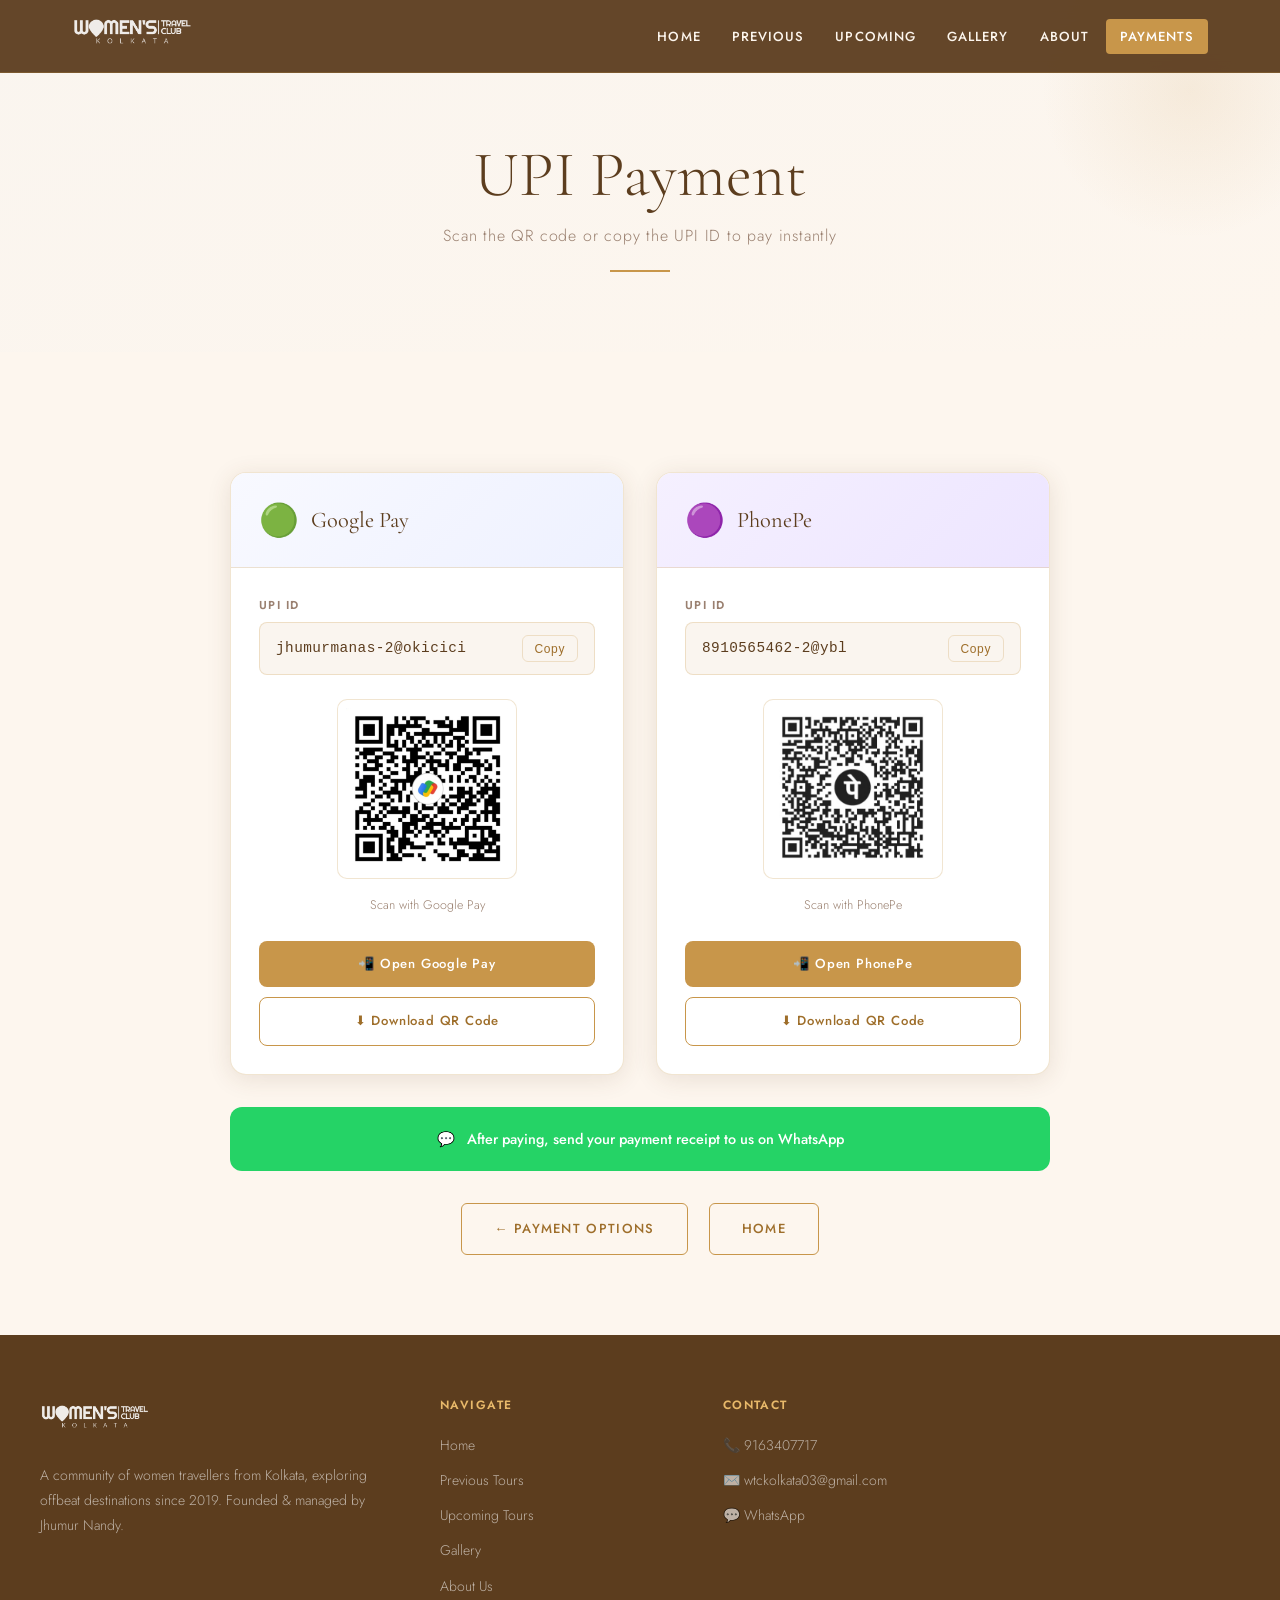
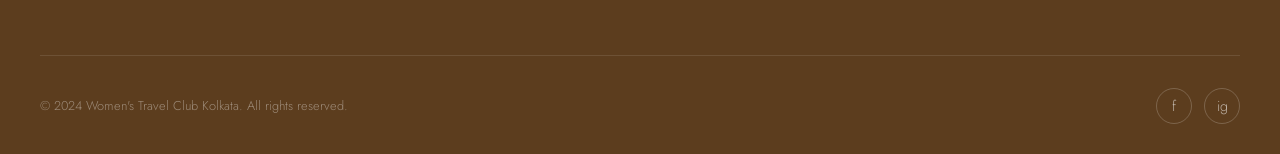
<file: upi.html>
<!DOCTYPE html>
<html lang="en">
<head>
  <meta charset="UTF-8" />
  <meta name="viewport" content="width=device-width, initial-scale=1.0" />
  <title>UPI Payment – Women's Travel Club Kolkata</title>
  <link rel="stylesheet" href="style.css" />
  <style>
    .upi-grid {
      display: grid;
      grid-template-columns: 1fr 1fr;
      gap: 2rem;
      max-width: 820px;
      margin: 2.5rem auto 0;
    }
    .upi-card {
      background: white;
      border: 1px solid var(--border);
      border-radius: 16px;
      overflow: hidden;
      box-shadow: 0 4px 24px var(--shadow);
      transition: 0.3s;
    }
    .upi-card:hover { transform: translateY(-4px); box-shadow: 0 16px 48px var(--shadow); }
    .upi-card-header {
      padding: 1.25rem 1.75rem;
      display: flex;
      align-items: center;
      gap: 0.75rem;
      border-bottom: 1px solid var(--border);
    }
    .upi-card-header.gpay { background: linear-gradient(135deg, #f8f9ff, #eef1ff); }
    .upi-card-header.phonepe { background: linear-gradient(135deg, #f5f0ff, #ede5ff); }
    .upi-app-icon { font-size: 2rem; }
    .upi-app-name {
      font-family: 'Cormorant Garamond', serif;
      font-size: 1.4rem;
      font-weight: 400;
      color: var(--brown);
    }
    .upi-card-body { padding: 1.75rem; }
    .upi-label {
      font-size: 0.72rem;
      font-weight: 600;
      letter-spacing: 0.12em;
      text-transform: uppercase;
      color: var(--text-light);
      margin-bottom: 0.4rem;
    }
    .upi-id-row {
      display: flex;
      align-items: center;
      gap: 0.5rem;
      background: var(--warm-white);
      border: 1px solid var(--border);
      border-radius: 8px;
      padding: 0.75rem 1rem;
      margin-bottom: 1.5rem;
    }
    .upi-id-text {
      flex: 1;
      font-size: 0.9rem;
      font-weight: 500;
      color: var(--brown);
      font-family: monospace;
      letter-spacing: 0.03em;
    }
    .copy-btn {
      background: none;
      border: 1px solid var(--border);
      border-radius: 6px;
      padding: 0.35rem 0.75rem;
      font-size: 0.75rem;
      font-weight: 500;
      color: var(--gold-dark);
      cursor: pointer;
      transition: 0.2s;
      letter-spacing: 0.05em;
    }
    .copy-btn:hover { background: var(--gold); color: white; border-color: var(--gold); }
    .copy-btn.copied { background: #27ae60; color: white; border-color: #27ae60; }
    .qr-container {
      text-align: center;
      margin-bottom: 1.5rem;
    }
    .qr-container img {
      width: 180px;
      height: 180px;
      object-fit: contain;
      border-radius: 10px;
      border: 1px solid var(--border);
      padding: 0.5rem;
      background: white;
    }
    .upi-actions { display: flex; flex-direction: column; gap: 0.65rem; }
    .upi-btn {
      display: flex;
      align-items: center;
      justify-content: center;
      gap: 0.5rem;
      padding: 0.75rem 1rem;
      border-radius: 8px;
      font-size: 0.82rem;
      font-weight: 500;
      letter-spacing: 0.06em;
      text-decoration: none;
      transition: 0.2s;
      border: none;
      cursor: pointer;
      width: 100%;
    }
    .upi-btn-primary { background: var(--gold); color: white; }
    .upi-btn-primary:hover { background: var(--gold-dark); }
    .upi-btn-outline { background: white; color: var(--gold-dark); border: 1.5px solid var(--gold); }
    .upi-btn-outline:hover { background: var(--gold); color: white; }
    .whatsapp-strip {
      max-width: 820px;
      margin: 2rem auto 0;
      background: #25D366;
      border-radius: 12px;
      padding: 1.25rem 2rem;
      display: flex;
      align-items: center;
      justify-content: center;
      gap: 0.75rem;
      text-decoration: none;
      transition: 0.2s;
    }
    .whatsapp-strip:hover { background: #1ebe5c; transform: translateY(-2px); }
    .whatsapp-strip span { font-size: 0.9rem; font-weight: 500; color: white; }
    .back-row { text-align: center; margin-top: 2rem; }
    @media (max-width: 650px) { .upi-grid { grid-template-columns: 1fr; } }
  </style>
</head>
<body>
<nav>
  <div class="nav-inner">
    <a class="nav-logo" href="index.html"><img src="logo.png" alt="Women's Travel Club Kolkata" /></a>
    <ul class="nav-links">
      <li><a href="index.html">Home</a></li>
      <li><a href="previous_tours.html">Previous</a></li>
      <li><a href="upcoming_tours.html">Upcoming</a></li>
      <li><a href="gallery.html">Gallery</a></li>
      <li><a href="about.html">About</a></li>

      <li><a href="payments.html" class="nav-cta">PAYMENTS</a></li>
    </ul>
    <div class="hamburger"><span></span><span></span><span></span></div>
  </div>
</nav>

<div class="page-header">
  <h1>UPI Payment</h1>
  <p class="subtitle">Scan the QR code or copy the UPI ID to pay instantly</p>
  <span class="header-rule"></span>
</div>

<div class="section">
  <div class="upi-grid">

    <!-- Google Pay -->
    <div class="upi-card">
      <div class="upi-card-header gpay">
        <span class="upi-app-icon">🟢</span>
        <span class="upi-app-name">Google Pay</span>
      </div>
      <div class="upi-card-body">
        <div class="upi-label">UPI ID</div>
        <div class="upi-id-row">
          <span class="upi-id-text" id="gpay-id">jhumurmanas-2@okicici</span>
          <button class="copy-btn" onclick="copyUPI('gpay-id', this)">Copy</button>
        </div>
        <div class="qr-container">
          <img src="gpqr.jpg" alt="Google Pay QR Code" />
          <div style="font-size:0.78rem;color:var(--text-light);margin-top:0.5rem;">Scan with Google Pay</div>
        </div>
        <div class="upi-actions">
          <a href="intent://scan/#Intent;scheme=upi;package=com.google.android.apps.nbu.paisa.user;end;" class="upi-btn upi-btn-primary">
            📲 Open Google Pay
          </a>
          <a href="gpqr.jpg" download class="upi-btn upi-btn-outline">
            ⬇ Download QR Code
          </a>
        </div>
      </div>
    </div>

    <!-- PhonePe -->
    <div class="upi-card">
      <div class="upi-card-header phonepe">
        <span class="upi-app-icon">🟣</span>
        <span class="upi-app-name">PhonePe</span>
      </div>
      <div class="upi-card-body">
        <div class="upi-label">UPI ID</div>
        <div class="upi-id-row">
          <span class="upi-id-text" id="phonepe-id">8910565462-2@ybl</span>
          <button class="copy-btn" onclick="copyUPI('phonepe-id', this)">Copy</button>
        </div>
        <div class="qr-container">
          <img src="ppqr.jpg" alt="PhonePe QR Code" />
          <div style="font-size:0.78rem;color:var(--text-light);margin-top:0.5rem;">Scan with PhonePe</div>
        </div>
        <div class="upi-actions">
          <a href="phonepe://upi" class="upi-btn upi-btn-primary">
            📲 Open PhonePe
          </a>
          <a href="ppqr.jpg" download class="upi-btn upi-btn-outline">
            ⬇ Download QR Code
          </a>
        </div>
      </div>
    </div>

  </div>

  <a href="https://wa.me/9163407717?text=Hi%2C%20I%20have%20completed%20my%20UPI%20payment%20for%20a%20WTC%20trip.%20Please%20find%20my%20receipt%20attached." target="_blank" class="whatsapp-strip">
    <span>💬</span>
    <span>After paying, send your payment receipt to us on WhatsApp</span>
  </a>

  <div class="back-row">
    <a href="payments.html" class="btn btn-outline" style="margin-right:1rem;">← Payment Options</a>
    <a href="index.html" class="btn btn-outline">Home</a>
  </div>
</div>

<footer>
  <div class="footer-inner">
    <div class="footer-grid">
      <div class="footer-logo">
        <img src="logo.png" alt="WTC Kolkata" />
        <p>A community of women travellers from Kolkata, exploring offbeat destinations since 2019. Founded &amp; managed by Jhumur Nandy.</p>
      </div>
      <div class="footer-col">
        <h4>Navigate</h4>
        <ul>
          <li><a href="index.html">Home</a></li>
          <li><a href="previous_tours.html">Previous Tours</a></li>
          <li><a href="upcoming_tours.html">Upcoming Tours</a></li>
          <li><a href="gallery.html">Gallery</a></li>
    
          <li><a href="about.html">About Us</a></li>
        </ul>
      </div>
      <div class="footer-col">
        <h4>Contact</h4>
        <ul>
          <li><a href="tel:9163407717">📞 9163407717</a></li>
          <li><a href="mailto:wtckolkata03@gmail.com">✉️ wtckolkata03@gmail.com</a></li>
          <li><a href="https://wa.me/919163407717" target="_blank">💬 WhatsApp</a></li>
        </ul>
      </div>
    </div>
    <div class="footer-bottom">
      <span>© 2024 Women's Travel Club Kolkata. All rights reserved.</span>
      <div class="footer-social">
        <a class="social-link" href="https://www.facebook.com/share/g/15WhLAve8J" target="_blank">f</a>
        <a class="social-link" href="#">ig</a>
      </div>
    </div>
  </div>
</footer>

<script src="main.js"></script>
<script>
  function copyUPI(id, btn) {
    const text = document.getElementById(id).textContent;
    navigator.clipboard.writeText(text).then(() => {
      btn.textContent = '✓ Copied!';
      btn.classList.add('copied');
      setTimeout(() => {
        btn.textContent = 'Copy';
        btn.classList.remove('copied');
      }, 2000);
    });
  }
</script>
</body>
</html>
</file>
<file: style.css>
@import url('https://fonts.googleapis.com/css2?family=Cormorant+Garamond:ital,wght@0,300;0,400;0,600;1,300;1,400&family=Jost:wght@300;400;500;600&display=swap');

:root {
  --cream: #fdf6ee;
  --warm-white: #faf5ef;
  --gold: #c8964a;
  --gold-light: #e8b96a;
  --gold-dark: #9e6e2a;
  --brown: #5c3d1e;
  --brown-light: #8b6340;
  --forest: #3a5a40;
  --forest-light: #5a7a60;
  --text-dark: #2a1f14;
  --text-mid: #5c4530;
  --text-light: #9a8070;
  --border: rgba(200, 150, 74, 0.25);
  --shadow: rgba(92, 61, 30, 0.12);
}

*, *::before, *::after { box-sizing: border-box; margin: 0; padding: 0; }

html { scroll-behavior: smooth; }

body {
  font-family: 'Jost', sans-serif;
  background: var(--cream);
  color: var(--text-dark);
  font-weight: 300;
  line-height: 1.7;
  overflow-x: hidden;
}

/* ── NAVBAR ── */
nav {
  position: fixed;
  top: 0; left: 0; right: 0;
  z-index: 1000;
  background: rgba(92, 61, 30, 0.95); /* translucent version of var(--brown) */
  backdrop-filter: blur(12px);
  border-bottom: 1px solid var(--border);
  transition: box-shadow 0.3s;
}
 nav.scrolled { box-shadow: 0 4px 30px var(--shadow); }

.nav-inner {
  max-width: 1200px;
  margin: 0 auto;
  padding: 0 2rem;
  display: flex;
  align-items: center;
  justify-content: space-between;
  height: 72px;
}

.nav-logo img {
  height: 48px;
  width: auto;
  object-fit: contain;
  filter: brightness(0) invert(1) opacity(0.9);
}

.nav-links {
  display: flex;
  gap: 0.25rem;
  list-style: none;
}

.nav-links a {
  font-family: 'Jost', sans-serif;
  font-weight: 500;
  font-size: 0.82rem;
  letter-spacing: 0.08em;
  text-transform: uppercase;
  color: var(--cream);
  text-decoration: none;
  padding: 0.5rem 0.85rem;
  border-radius: 4px;
  transition: color 0.2s, background 0.2s;
}
.nav-links a:hover, .nav-links a.active {
  color: var(--gold-light);
  background: rgba(255, 255, 255, 0.1);
}

.nav-cta {
  background: var(--gold) !important;
  color: white !important;
  border-radius: 4px;
}
.nav-cta:hover { background: var(--gold-dark) !important; }

/* Hamburger */
.hamburger {
  display: none;
  flex-direction: column;
  gap: 5px;
  cursor: pointer;
  padding: 4px;
}
.hamburger span {
  display: block;
  width: 24px; height: 2px;
  background: var(--cream);
  transition: 0.3s;
}

/* ── PAGE HEADER ── */
.page-header {
  padding: 140px 2rem 80px;
  text-align: center;
  background: linear-gradient(160deg, var(--warm-white) 0%, var(--cream) 100%);
  position: relative;
  overflow: hidden;
}
.page-header::before {
  content: '';
  position: absolute;
  top: -60px; right: -60px;
  width: 300px; height: 300px;
  background: radial-gradient(circle, rgba(200,150,74,0.12), transparent 70%);
  border-radius: 50%;
}

.page-header h1 {
  font-family: 'Cormorant Garamond', serif;
  font-size: clamp(2.4rem, 5vw, 4rem);
  font-weight: 300;
  color: var(--brown);
  line-height: 1.1;
}
.page-header .subtitle {
  font-size: 1rem;
  color: var(--text-light);
  margin-top: 0.75rem;
  letter-spacing: 0.05em;
}
.header-rule {
  display: block;
  width: 60px;
  height: 2px;
  background: var(--gold);
  margin: 1.25rem auto 0;
}

/* ── SECTIONS ── */
.section {
  max-width: 1200px;
  margin: 0 auto;
  padding: 80px 2rem;
}
.section-sm { padding: 60px 2rem; }

.section-title {
  font-family: 'Cormorant Garamond', serif;
  font-size: clamp(1.8rem, 3vw, 2.6rem);
  font-weight: 300;
  color: var(--brown);
  margin-bottom: 0.5rem;
}
.section-title + .rule {
  display: block;
  width: 40px; height: 2px;
  background: var(--gold);
  margin-bottom: 2rem;
}

/* ── CARDS ── */
.card {
  background: white;
  border: 1px solid var(--border);
  border-radius: 12px;
  padding: 2rem;
  transition: transform 0.3s, box-shadow 0.3s;
  box-shadow: 0 2px 16px var(--shadow);
}
.card:hover {
  transform: translateY(-4px);
  box-shadow: 0 12px 40px var(--shadow);
}

/* ── BADGE ── */
.badge {
  display: inline-block;
  font-size: 0.72rem;
  font-weight: 500;
  letter-spacing: 0.1em;
  text-transform: uppercase;
  padding: 0.3rem 0.75rem;
  border-radius: 20px;
  background: rgba(200, 150, 74, 0.12);
  color: var(--gold-dark);
  border: 1px solid rgba(200, 150, 74, 0.3);
}
.badge.green {
  background: rgba(58, 90, 64, 0.1);
  color: var(--forest);
  border-color: rgba(58, 90, 64, 0.3);
}

/* ── BUTTONS ── */
.btn {
  display: inline-block;
  font-family: 'Jost', sans-serif;
  font-size: 0.82rem;
  font-weight: 500;
  letter-spacing: 0.1em;
  text-transform: uppercase;
  text-decoration: none;
  padding: 0.85rem 2rem;
  border-radius: 6px;
  transition: 0.3s;
  cursor: pointer;
  border: none;
}
.btn-primary {
  background: var(--gold);
  color: white;
}
.btn-primary:hover { background: var(--gold-dark); transform: translateY(-2px); }
.btn-outline {
  border: 1.5px solid var(--gold);
  color: var(--gold-dark);
  background: transparent;
}
.btn-outline:hover { background: var(--gold); color: white; }

/* ── FOOTER ── */
footer {
  background: var(--brown);
  color: rgba(255,255,255,0.75);
  padding: 60px 2rem 30px;
}
.footer-inner {
  max-width: 1200px;
  margin: 0 auto;
}
.footer-grid {
  display: grid;
  grid-template-columns: 1.5fr 1fr 1fr 1fr;
  gap: 3rem;
  padding-bottom: 3rem;
  border-bottom: 1px solid rgba(255,255,255,0.1);
  margin-bottom: 2rem;
}
.footer-logo img { height: 44px; filter: brightness(0) invert(1) opacity(0.9); margin-bottom: 1rem; }
.footer-logo p { font-size: 0.875rem; line-height: 1.8; color: rgba(255,255,255,0.6); }
.footer-col h4 {
  font-family: 'Jost', sans-serif;
  font-size: 0.75rem;
  font-weight: 600;
  letter-spacing: 0.12em;
  text-transform: uppercase;
  color: var(--gold-light);
  margin-bottom: 1rem;
}
.footer-col ul { list-style: none; }
.footer-col ul li { margin-bottom: 0.5rem; }
.footer-col ul li a {
  color: rgba(255,255,255,0.6);
  text-decoration: none;
  font-size: 0.875rem;
  transition: color 0.2s;
}
.footer-col ul li a:hover { color: var(--gold-light); }
.footer-bottom {
  display: flex;
  justify-content: space-between;
  align-items: center;
  font-size: 0.8rem;
  color: rgba(255,255,255,0.4);
  flex-wrap: wrap;
  gap: 0.5rem;
}
.footer-social { display: flex; gap: 0.75rem; }
.social-link {
  width: 36px; height: 36px;
  border-radius: 50%;
  border: 1px solid rgba(255,255,255,0.2);
  display: flex; align-items: center; justify-content: center;
  color: rgba(255,255,255,0.6);
  text-decoration: none;
  font-size: 0.9rem;
  transition: 0.2s;
}
.social-link:hover { border-color: var(--gold-light); color: var(--gold-light); }

/* ── DIVIDER ── */
.ornament { text-align: center; color: var(--gold); margin: 1.5rem 0; font-size: 1.2rem; letter-spacing: 0.5rem; }

/* ── MOBILE ── */
@media (max-width: 900px) {
  .nav-links { display: none; flex-direction: column; position: absolute; top: 72px; left: 0; right: 0; background: var(--brown); padding: 1rem 2rem 2rem; border-bottom: 1px solid var(--border); }
  .nav-links.open { display: flex; }
  .hamburger { display: flex; }
  .footer-grid { grid-template-columns: 1fr 1fr; gap: 2rem; }
}
@media (max-width: 600px) {
  .footer-grid { grid-template-columns: 1fr; }
  .footer-bottom { flex-direction: column; text-align: center; }
}
</file>
